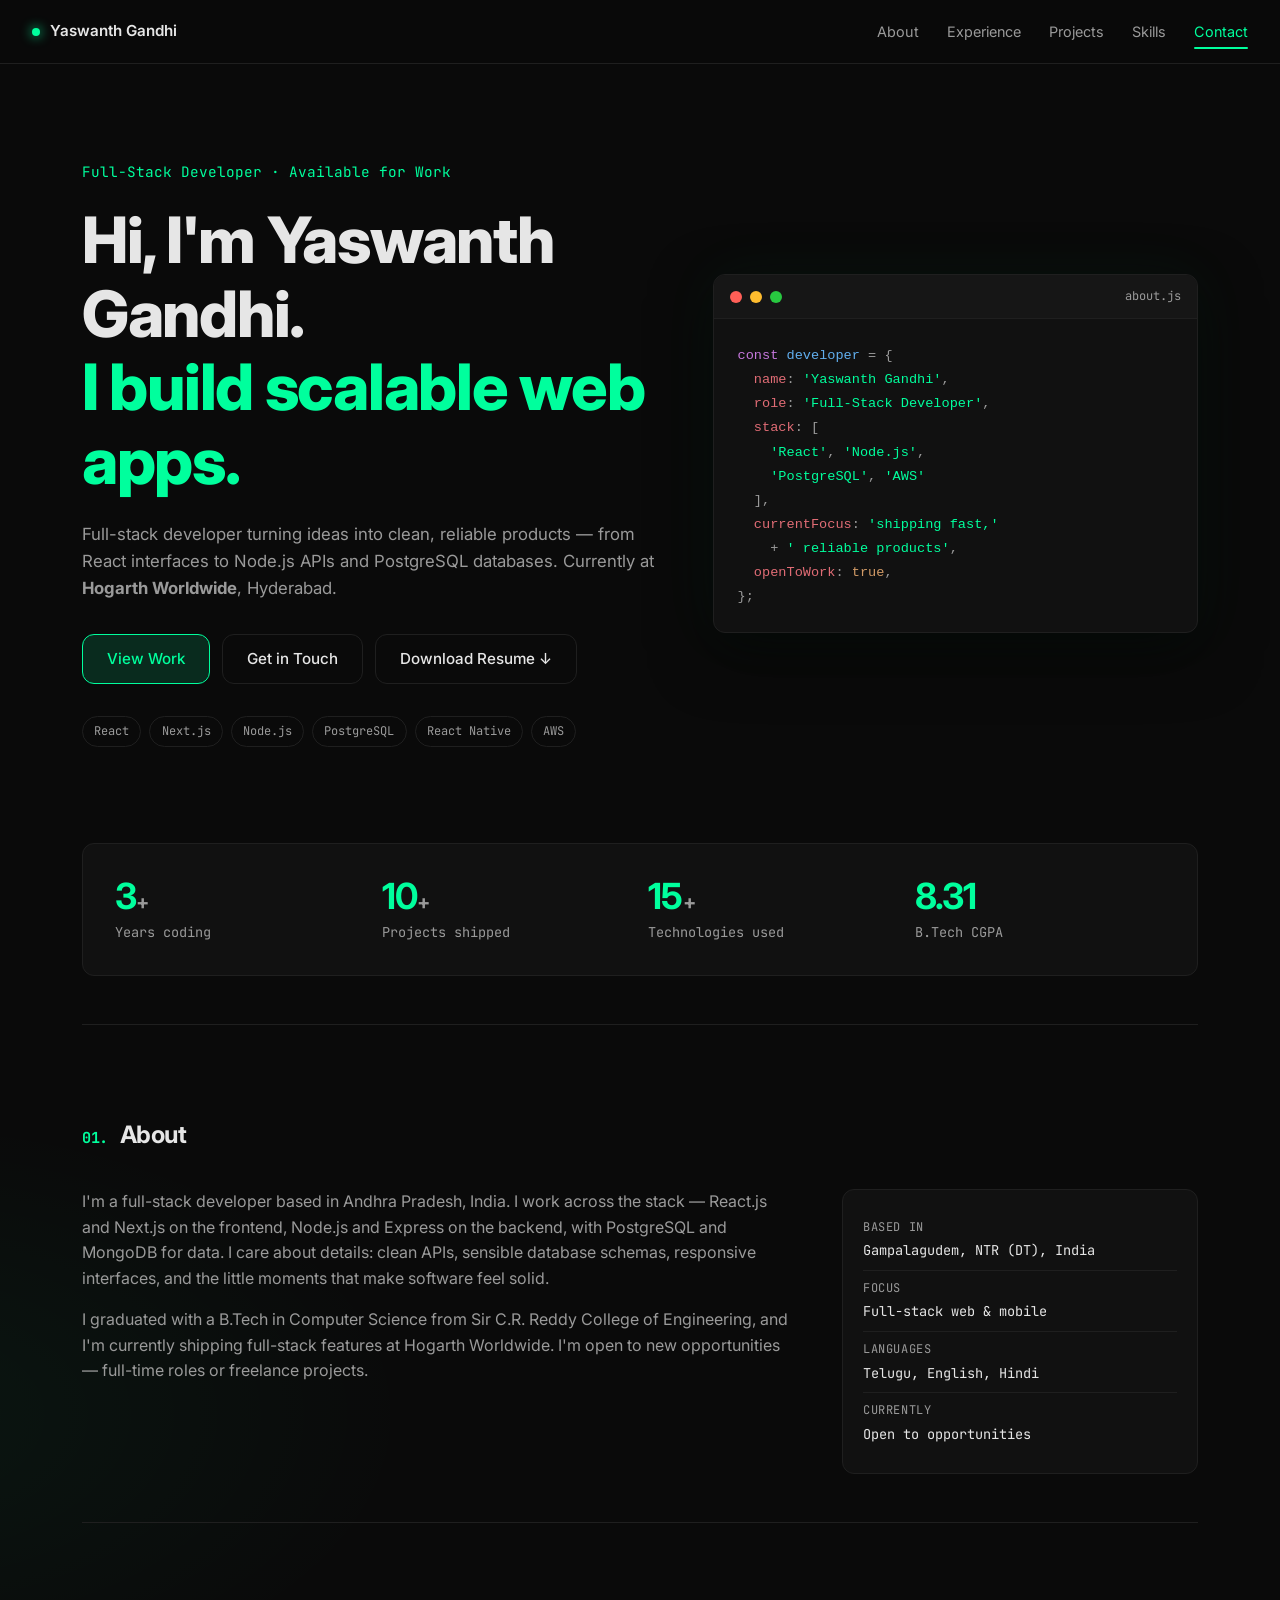
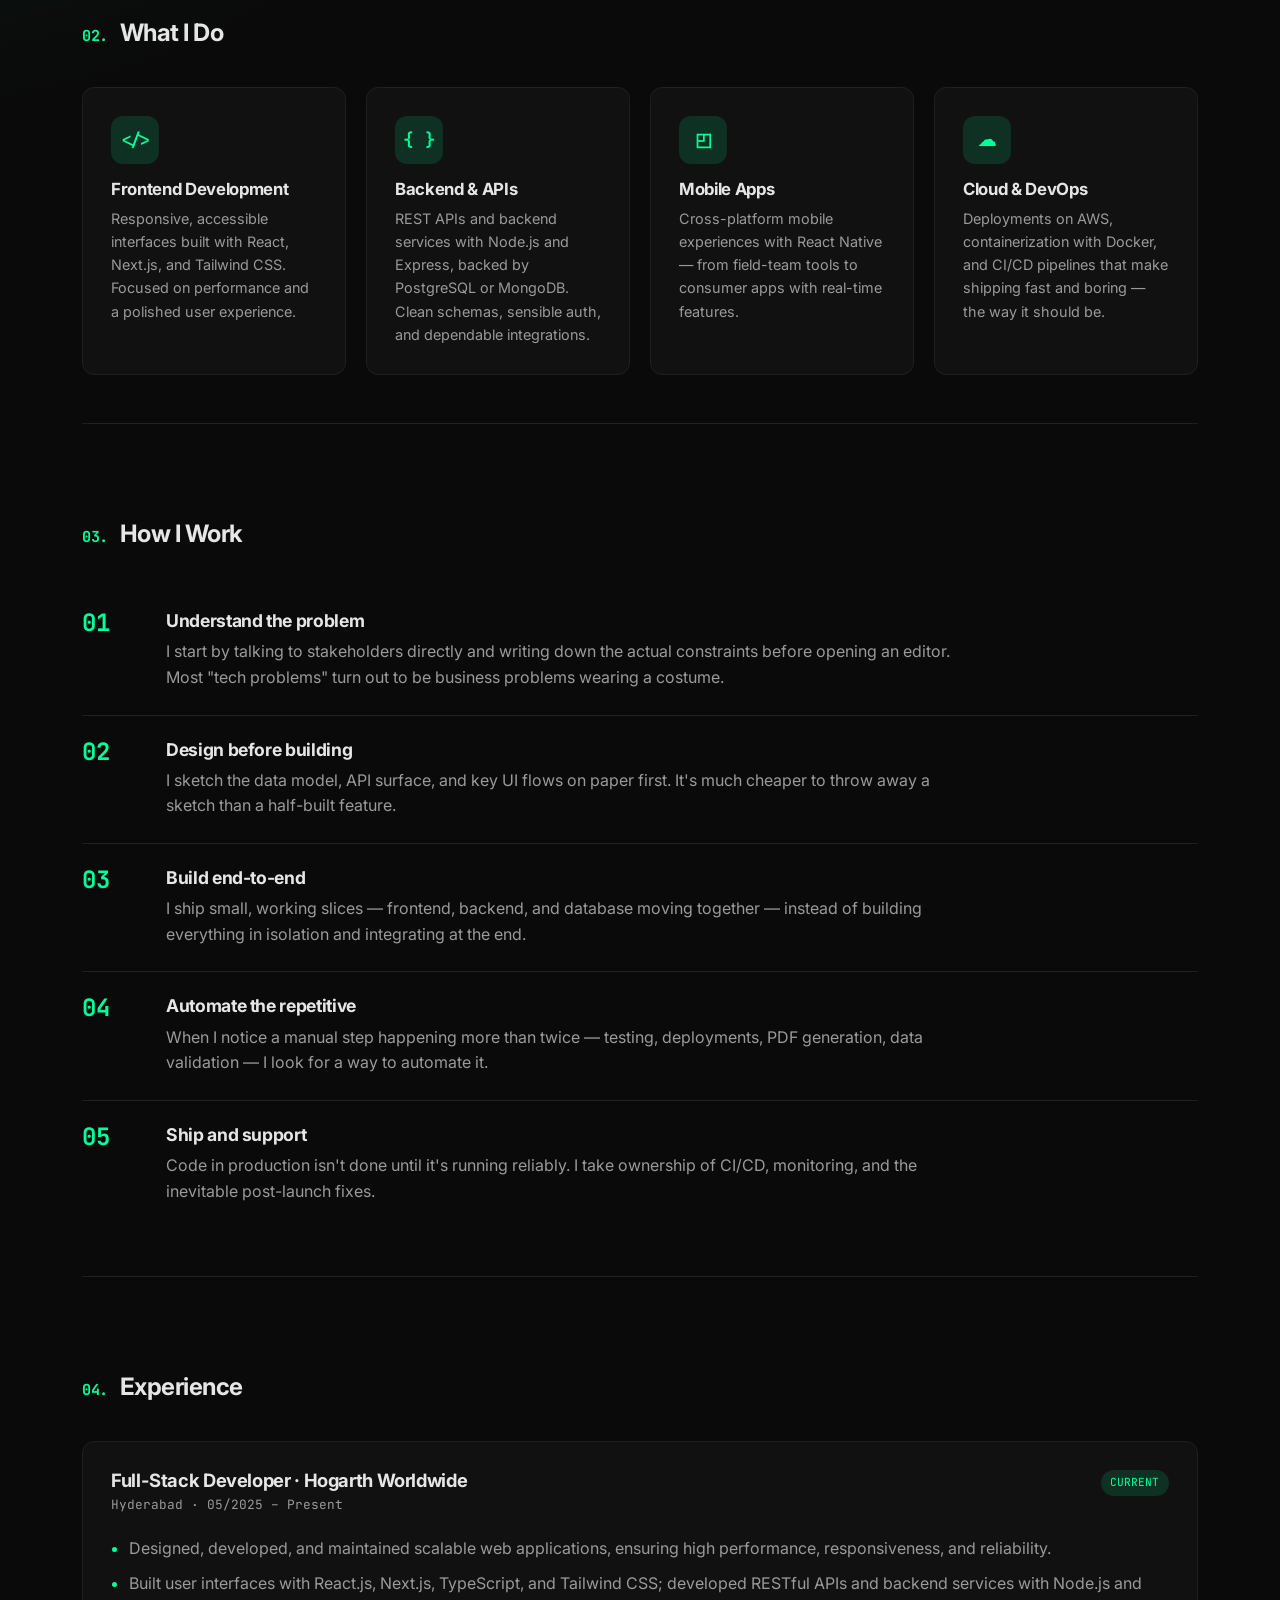
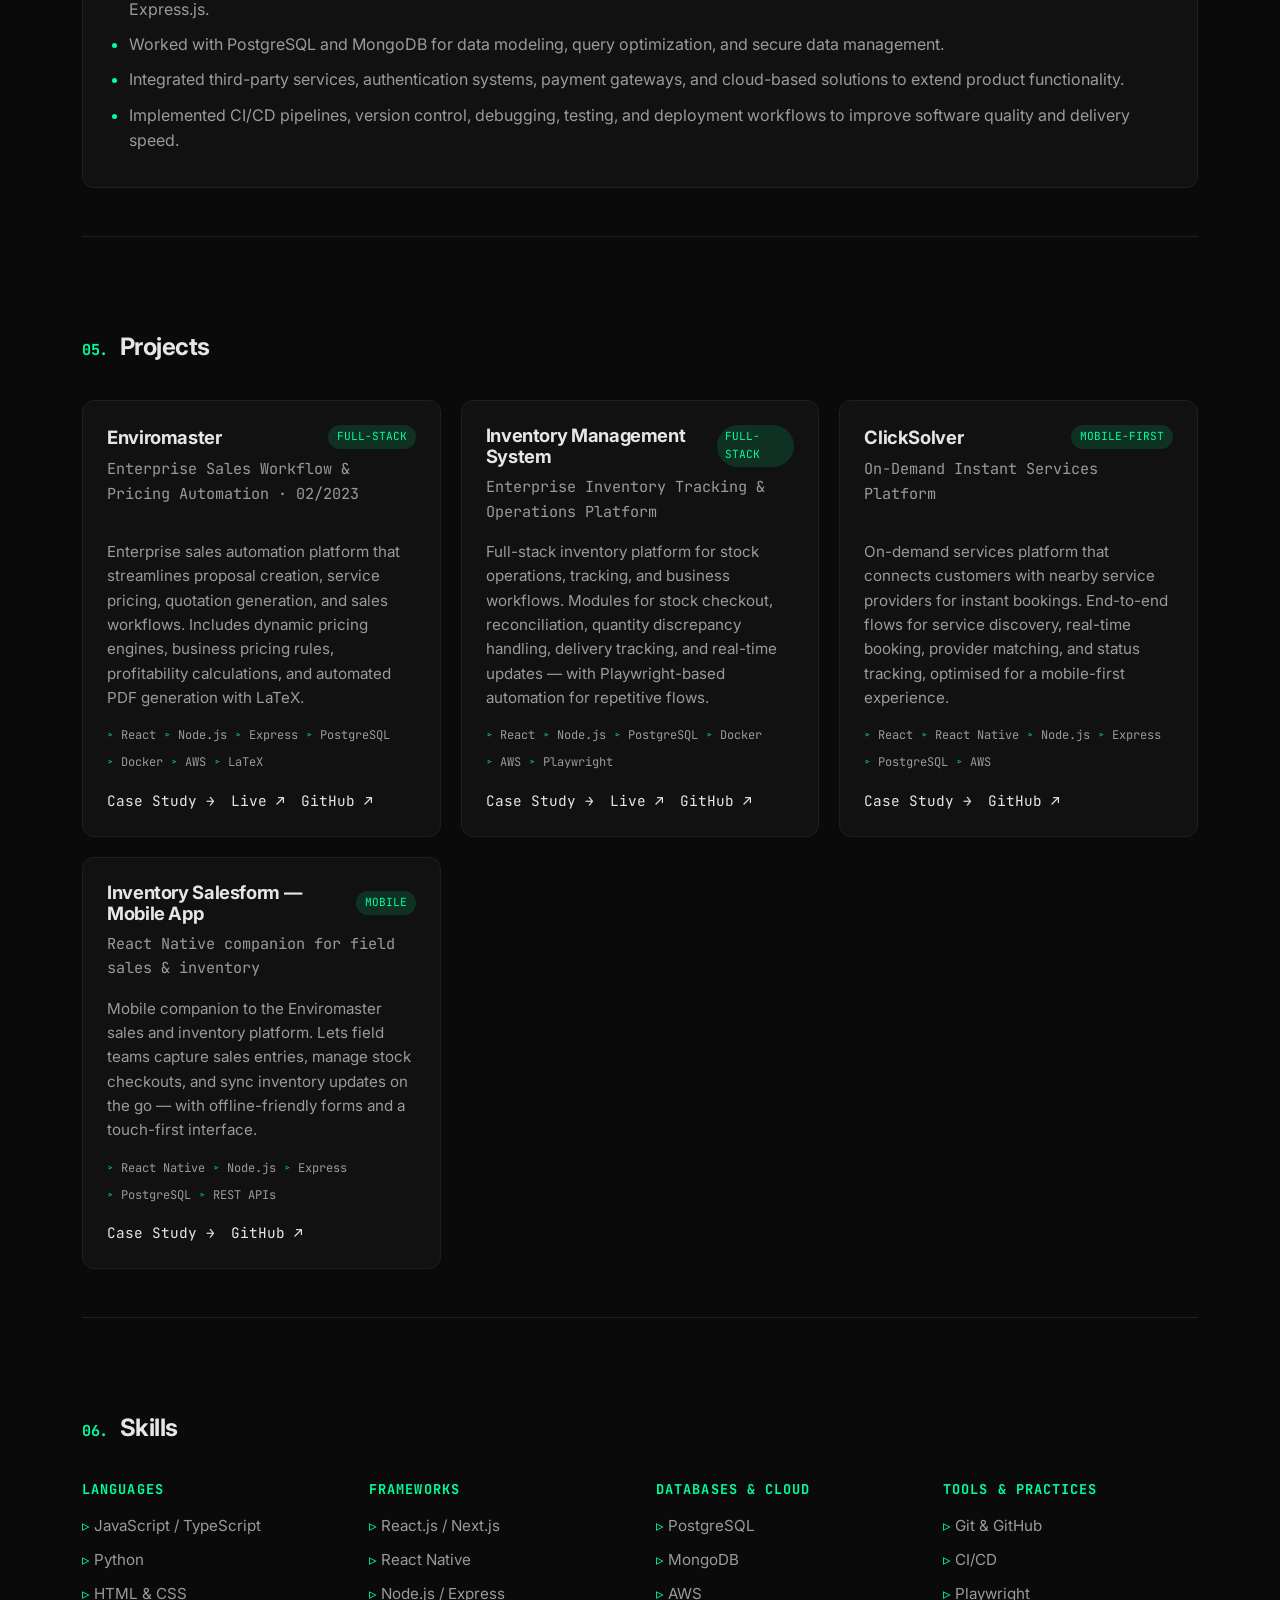
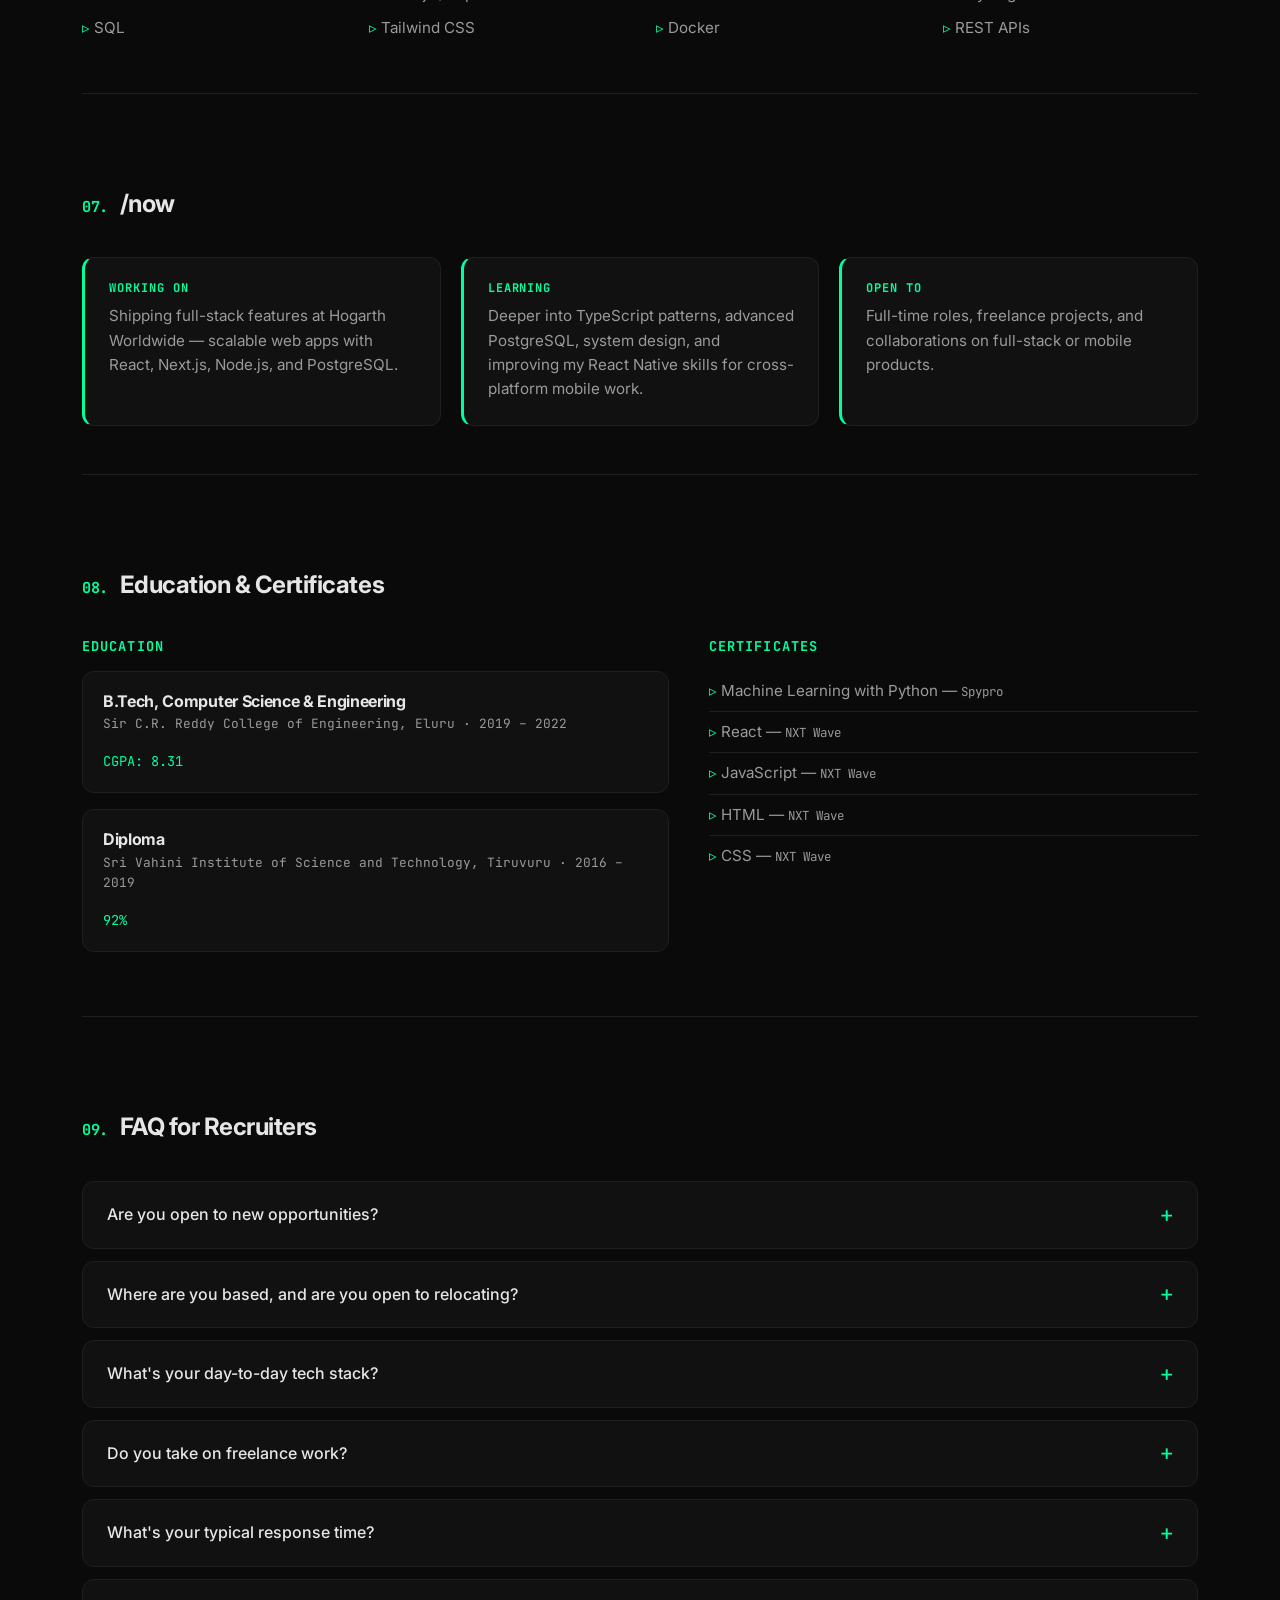
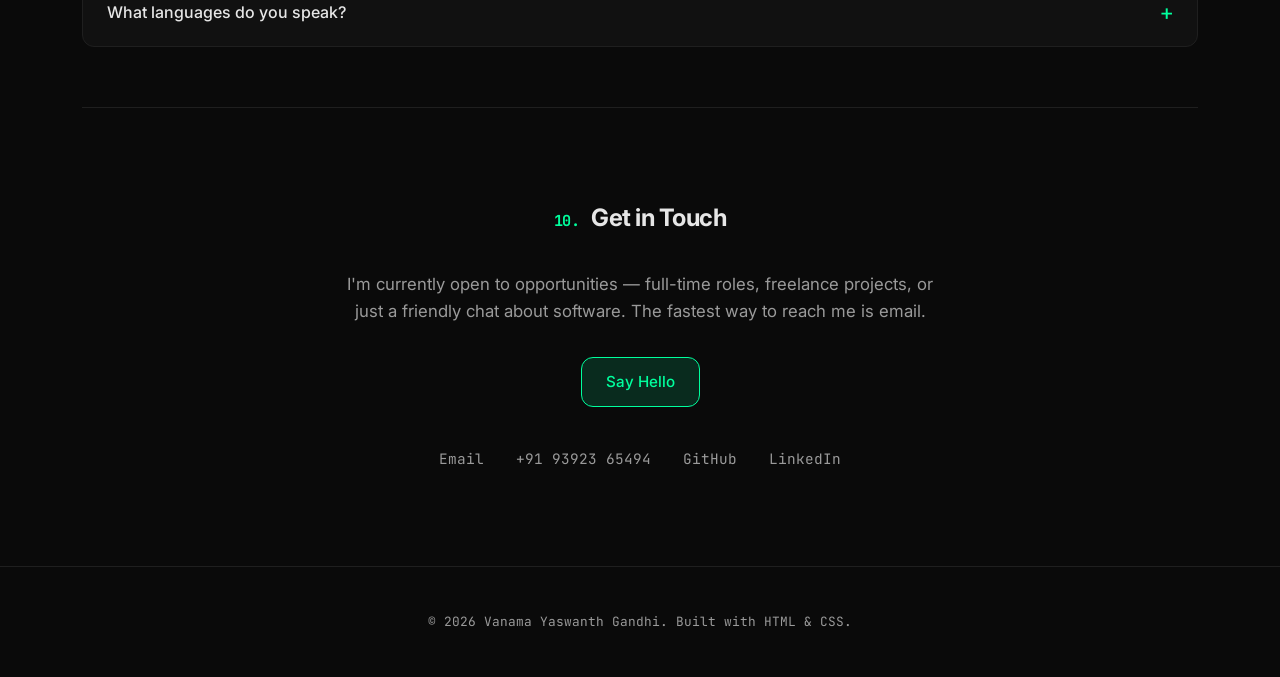
<file: index.html>
<!doctype html>
<html lang="en">
  <head>
    <meta charset="utf-8" />
    <meta name="viewport" content="width=device-width, initial-scale=1" />
    <title>Yaswanth Gandhi Vanama — Full-Stack Developer</title>
    <meta
      name="description"
      content="Portfolio of Vanama Yaswanth Gandhi — Full-Stack Developer working with React, Node.js, PostgreSQL, and AWS."
    />
    <link rel="preconnect" href="https://fonts.googleapis.com" />
    <link rel="preconnect" href="https://fonts.gstatic.com" crossorigin />
    <link
      href="https://fonts.googleapis.com/css2?family=Inter:wght@400;500;600;700;800&family=JetBrains+Mono:wght@400;500&display=swap"
      rel="stylesheet"
    />
    <link rel="stylesheet" href="styles.css" />
  </head>
  <body>
    <div class="progress" id="progress"></div>

    <header class="nav">
      <a href="#top" class="brand">
        <span class="dot"></span>
        Yaswanth Gandhi
      </a>
      <nav id="nav-links">
        <a href="#about">About</a>
        <a href="#experience">Experience</a>
        <a href="#projects">Projects</a>
        <a href="#skills">Skills</a>
        <a href="#contact">Contact</a>
      </nav>
    </header>

    <main id="top">
      <section class="hero">
        <div class="hero-text">
          <p class="eyebrow">Full-Stack Developer · Available for Work</p>
          <h1>
            Hi, I'm Yaswanth Gandhi. <br />
            <span class="accent">I build scalable web apps.</span>
          </h1>
          <p class="lede">
            Full-stack developer turning ideas into clean, reliable
            products — from React interfaces to Node.js APIs and
            PostgreSQL databases. Currently at
            <strong>Hogarth Worldwide</strong>, Hyderabad.
          </p>
          <div class="cta">
            <a class="btn btn-primary" href="#projects">View Work</a>
            <a class="btn" href="#contact">Get in Touch</a>
            <a class="btn" href="resume.pdf" download>Download Resume ↓</a>
          </div>
          <div class="tags">
            <span>React</span>
            <span>Next.js</span>
            <span>Node.js</span>
            <span>PostgreSQL</span>
            <span>React Native</span>
            <span>AWS</span>
          </div>
        </div>

        <aside class="hero-card" aria-hidden="true">
          <div class="hero-card-header">
            <span class="bubble red"></span>
            <span class="bubble yellow"></span>
            <span class="bubble green"></span>
            <span class="hero-card-title">about.js</span>
          </div>
          <pre><code><span class="c-key">const</span> <span class="c-var">developer</span> = {
  <span class="c-prop">name</span>: <span class="c-str">'Yaswanth Gandhi'</span>,
  <span class="c-prop">role</span>: <span class="c-str">'Full-Stack Developer'</span>,
  <span class="c-prop">stack</span>: [
    <span class="c-str">'React'</span>, <span class="c-str">'Node.js'</span>,
    <span class="c-str">'PostgreSQL'</span>, <span class="c-str">'AWS'</span>
  ],
  <span class="c-prop">currentFocus</span>: <span class="c-str">'shipping fast,'</span>
    + <span class="c-str">' reliable products'</span>,
  <span class="c-prop">openToWork</span>: <span class="c-bool">true</span>,
};</code></pre>
        </aside>
      </section>

      <section class="stats reveal">
        <div>
          <h3>3<span>+</span></h3>
          <p>Years coding</p>
        </div>
        <div>
          <h3>10<span>+</span></h3>
          <p>Projects shipped</p>
        </div>
        <div>
          <h3>15<span>+</span></h3>
          <p>Technologies used</p>
        </div>
        <div>
          <h3>8.31</h3>
          <p>B.Tech CGPA</p>
        </div>
      </section>

      <section id="about" class="section reveal">
        <h2><span class="num">01.</span> About</h2>
        <div class="about-grid">
          <div>
            <p>
              I'm a full-stack developer based in Andhra Pradesh, India.
              I work across the stack — React.js and Next.js on the
              frontend, Node.js and Express on the backend, with
              PostgreSQL and MongoDB for data. I care about details:
              clean APIs, sensible database schemas, responsive
              interfaces, and the little moments that make software feel
              solid.
            </p>
            <p>
              I graduated with a B.Tech in Computer Science from Sir C.R.
              Reddy College of Engineering, and I'm currently shipping
              full-stack features at Hogarth Worldwide. I'm open to new
              opportunities — full-time roles or freelance projects.
            </p>
          </div>
          <ul class="facts">
            <li><span>Based in</span> Gampalagudem, NTR (DT), India</li>
            <li><span>Focus</span> Full-stack web &amp; mobile</li>
            <li><span>Languages</span> Telugu, English, Hindi</li>
            <li><span>Currently</span> Open to opportunities</li>
          </ul>
        </div>
      </section>

      <section id="services" class="section reveal">
        <h2><span class="num">02.</span> What I Do</h2>
        <div class="services">
          <article class="svc">
            <div class="svc-icon">&#60;/&#62;</div>
            <h3>Frontend Development</h3>
            <p>
              Responsive, accessible interfaces built with React, Next.js,
              and Tailwind CSS. Focused on performance and a polished
              user experience.
            </p>
          </article>
          <article class="svc">
            <div class="svc-icon">{ }</div>
            <h3>Backend &amp; APIs</h3>
            <p>
              REST APIs and backend services with Node.js and Express,
              backed by PostgreSQL or MongoDB. Clean schemas, sensible
              auth, and dependable integrations.
            </p>
          </article>
          <article class="svc">
            <div class="svc-icon">&#9712;</div>
            <h3>Mobile Apps</h3>
            <p>
              Cross-platform mobile experiences with React Native — from
              field-team tools to consumer apps with real-time features.
            </p>
          </article>
          <article class="svc">
            <div class="svc-icon">&#9729;</div>
            <h3>Cloud &amp; DevOps</h3>
            <p>
              Deployments on AWS, containerization with Docker, and
              CI/CD pipelines that make shipping fast and boring — the
              way it should be.
            </p>
          </article>
        </div>
      </section>

      <section id="process" class="section reveal">
        <h2><span class="num">03.</span> How I Work</h2>
        <ol class="process">
          <li>
            <span class="step-num">01</span>
            <div>
              <h3>Understand the problem</h3>
              <p>
                I start by talking to stakeholders directly and writing
                down the actual constraints before opening an editor.
                Most "tech problems" turn out to be business problems
                wearing a costume.
              </p>
            </div>
          </li>
          <li>
            <span class="step-num">02</span>
            <div>
              <h3>Design before building</h3>
              <p>
                I sketch the data model, API surface, and key UI flows
                on paper first. It's much cheaper to throw away a
                sketch than a half-built feature.
              </p>
            </div>
          </li>
          <li>
            <span class="step-num">03</span>
            <div>
              <h3>Build end-to-end</h3>
              <p>
                I ship small, working slices — frontend, backend, and
                database moving together — instead of building
                everything in isolation and integrating at the end.
              </p>
            </div>
          </li>
          <li>
            <span class="step-num">04</span>
            <div>
              <h3>Automate the repetitive</h3>
              <p>
                When I notice a manual step happening more than twice —
                testing, deployments, PDF generation, data validation —
                I look for a way to automate it.
              </p>
            </div>
          </li>
          <li>
            <span class="step-num">05</span>
            <div>
              <h3>Ship and support</h3>
              <p>
                Code in production isn't done until it's running
                reliably. I take ownership of CI/CD, monitoring, and
                the inevitable post-launch fixes.
              </p>
            </div>
          </li>
        </ol>
      </section>

      <section id="experience" class="section reveal">
        <h2><span class="num">04.</span> Experience</h2>
        <article class="exp">
          <header>
            <div>
              <h3>Full-Stack Developer · Hogarth Worldwide</h3>
              <p class="meta">Hyderabad · 05/2025 – Present</p>
            </div>
            <span class="badge">Current</span>
          </header>
          <ul>
            <li>
              Designed, developed, and maintained scalable web
              applications, ensuring high performance, responsiveness,
              and reliability.
            </li>
            <li>
              Built user interfaces with React.js, Next.js, TypeScript,
              and Tailwind CSS; developed RESTful APIs and backend
              services with Node.js and Express.js.
            </li>
            <li>
              Worked with PostgreSQL and MongoDB for data modeling,
              query optimization, and secure data management.
            </li>
            <li>
              Integrated third-party services, authentication systems,
              payment gateways, and cloud-based solutions to extend
              product functionality.
            </li>
            <li>
              Implemented CI/CD pipelines, version control, debugging,
              testing, and deployment workflows to improve software
              quality and delivery speed.
            </li>
          </ul>
        </article>
      </section>

      <section id="projects" class="section reveal">
        <h2><span class="num">05.</span> Projects</h2>
        <div class="projects">
          <article class="card">
            <header>
              <h3><a class="card-link" href="projects/enviromaster.html">Enviromaster</a></h3>
              <span class="tag">Full-Stack</span>
            </header>
            <p class="card-sub">
              Enterprise Sales Workflow &amp; Pricing Automation · 02/2023
            </p>
            <p>
              Enterprise sales automation platform that streamlines
              proposal creation, service pricing, quotation generation,
              and sales workflows. Includes dynamic pricing engines,
              business pricing rules, profitability calculations, and
              automated PDF generation with LaTeX.
            </p>
            <ul class="stack">
              <li>React</li>
              <li>Node.js</li>
              <li>Express</li>
              <li>PostgreSQL</li>
              <li>Docker</li>
              <li>AWS</li>
              <li>LaTeX</li>
            </ul>
            <div class="links">
              <a href="projects/enviromaster.html">Case Study →</a>
              <a href="https://salesform.enviromasternva.com/" target="_blank" rel="noopener">Live ↗</a>
              <a href="https://github.com/YaswanthVanama123/" target="_blank" rel="noopener">GitHub ↗</a>
            </div>
          </article>

          <article class="card">
            <header>
              <h3><a class="card-link" href="projects/inventory.html">Inventory Management System</a></h3>
              <span class="tag">Full-Stack</span>
            </header>
            <p class="card-sub">
              Enterprise Inventory Tracking &amp; Operations Platform
            </p>
            <p>
              Full-stack inventory platform for stock operations,
              tracking, and business workflows. Modules for stock
              checkout, reconciliation, quantity discrepancy handling,
              delivery tracking, and real-time updates — with
              Playwright-based automation for repetitive flows.
            </p>
            <ul class="stack">
              <li>React</li>
              <li>Node.js</li>
              <li>PostgreSQL</li>
              <li>Docker</li>
              <li>AWS</li>
              <li>Playwright</li>
            </ul>
            <div class="links">
              <a href="projects/inventory.html">Case Study →</a>
              <a href="https://inventory.enviromasternva.com/" target="_blank" rel="noopener">Live ↗</a>
              <a href="https://github.com/YaswanthVanama123/" target="_blank" rel="noopener">GitHub ↗</a>
            </div>
          </article>

          <article class="card">
            <header>
              <h3><a class="card-link" href="projects/clicksolver.html">ClickSolver</a></h3>
              <span class="tag">Mobile-First</span>
            </header>
            <p class="card-sub">
              On-Demand Instant Services Platform
            </p>
            <p>
              On-demand services platform that connects customers with
              nearby service providers for instant bookings. End-to-end
              flows for service discovery, real-time booking, provider
              matching, and status tracking, optimised for a mobile-first
              experience.
            </p>
            <ul class="stack">
              <li>React</li>
              <li>React Native</li>
              <li>Node.js</li>
              <li>Express</li>
              <li>PostgreSQL</li>
              <li>AWS</li>
            </ul>
            <div class="links">
              <a href="projects/clicksolver.html">Case Study →</a>
              <a href="https://github.com/YaswanthVanama123/" target="_blank" rel="noopener">GitHub ↗</a>
            </div>
          </article>

          <article class="card">
            <header>
              <h3><a class="card-link" href="projects/salesform-mobile.html">Inventory Salesform — Mobile App</a></h3>
              <span class="tag">Mobile</span>
            </header>
            <p class="card-sub">
              React Native companion for field sales &amp; inventory
            </p>
            <p>
              Mobile companion to the Enviromaster sales and inventory
              platform. Lets field teams capture sales entries, manage
              stock checkouts, and sync inventory updates on the go —
              with offline-friendly forms and a touch-first interface.
            </p>
            <ul class="stack">
              <li>React Native</li>
              <li>Node.js</li>
              <li>Express</li>
              <li>PostgreSQL</li>
              <li>REST APIs</li>
            </ul>
            <div class="links">
              <a href="projects/salesform-mobile.html">Case Study →</a>
              <a href="https://github.com/YaswanthVanama123/" target="_blank" rel="noopener">GitHub ↗</a>
            </div>
          </article>
        </div>
      </section>

      <section id="skills" class="section reveal">
        <h2><span class="num">06.</span> Skills</h2>
        <div class="skills">
          <div>
            <h4>Languages</h4>
            <ul>
              <li>JavaScript / TypeScript</li>
              <li>Python</li>
              <li>HTML &amp; CSS</li>
              <li>SQL</li>
            </ul>
          </div>
          <div>
            <h4>Frameworks</h4>
            <ul>
              <li>React.js / Next.js</li>
              <li>React Native</li>
              <li>Node.js / Express</li>
              <li>Tailwind CSS</li>
            </ul>
          </div>
          <div>
            <h4>Databases &amp; Cloud</h4>
            <ul>
              <li>PostgreSQL</li>
              <li>MongoDB</li>
              <li>AWS</li>
              <li>Docker</li>
            </ul>
          </div>
          <div>
            <h4>Tools &amp; Practices</h4>
            <ul>
              <li>Git &amp; GitHub</li>
              <li>CI/CD</li>
              <li>Playwright</li>
              <li>REST APIs</li>
            </ul>
          </div>
        </div>
      </section>

      <section id="now" class="section reveal">
        <h2><span class="num">07.</span> /now</h2>
        <div class="now">
          <div class="now-card">
            <h4>Working on</h4>
            <p>
              Shipping full-stack features at Hogarth Worldwide — scalable
              web apps with React, Next.js, Node.js, and PostgreSQL.
            </p>
          </div>
          <div class="now-card">
            <h4>Learning</h4>
            <p>
              Deeper into TypeScript patterns, advanced PostgreSQL,
              system design, and improving my React Native skills for
              cross-platform mobile work.
            </p>
          </div>
          <div class="now-card">
            <h4>Open to</h4>
            <p>
              Full-time roles, freelance projects, and
              collaborations on full-stack or mobile products.
            </p>
          </div>
        </div>
      </section>

      <section id="education" class="section reveal">
        <h2><span class="num">08.</span> Education &amp; Certificates</h2>
        <div class="edu-grid">
          <div>
            <h4>Education</h4>
            <article class="edu">
              <h3>B.Tech, Computer Science &amp; Engineering</h3>
              <p class="meta">
                Sir C.R. Reddy College of Engineering, Eluru · 2019 – 2022
              </p>
              <p class="grade">CGPA: 8.31</p>
            </article>
            <article class="edu">
              <h3>Diploma</h3>
              <p class="meta">
                Sri Vahini Institute of Science and Technology, Tiruvuru
                · 2016 – 2019
              </p>
              <p class="grade">92%</p>
            </article>
          </div>
          <div>
            <h4>Certificates</h4>
            <ul class="certs">
              <li>Machine Learning with Python — <span>Spypro</span></li>
              <li>React — <span>NXT Wave</span></li>
              <li>JavaScript — <span>NXT Wave</span></li>
              <li>HTML — <span>NXT Wave</span></li>
              <li>CSS — <span>NXT Wave</span></li>
            </ul>
          </div>
        </div>
      </section>

      <section id="faq" class="section reveal">
        <h2><span class="num">09.</span> FAQ for Recruiters</h2>
        <div class="faq">
          <details>
            <summary>Are you open to new opportunities?</summary>
            <p>
              Yes — I'm actively open to full-time roles and
              interesting freelance projects.
            </p>
          </details>
          <details>
            <summary>Where are you based, and are you open to relocating?</summary>
            <p>
              I'm based in Andhra Pradesh, India. I'm open to remote,
              hybrid, and on-site roles — including relocation for the
              right opportunity.
            </p>
          </details>
          <details>
            <summary>What's your day-to-day tech stack?</summary>
            <p>
              React.js, Next.js, TypeScript, Node.js, Express,
              PostgreSQL, MongoDB, AWS, and Docker. For mobile, I work
              with React Native.
            </p>
          </details>
          <details>
            <summary>Do you take on freelance work?</summary>
            <p>
              Yes — I'm available for freelance projects, especially
              full-stack web or React Native mobile work.
            </p>
          </details>
          <details>
            <summary>What's your typical response time?</summary>
            <p>
              I usually reply to email within 24 hours on weekdays.
            </p>
          </details>
          <details>
            <summary>What languages do you speak?</summary>
            <p>Telugu, English, and Hindi.</p>
          </details>
        </div>
      </section>

      <section id="contact" class="section contact reveal">
        <h2><span class="num">10.</span> Get in Touch</h2>
        <p class="lede">
          I'm currently open to opportunities — full-time roles,
          freelance projects, or just a friendly chat about software.
          The fastest way to reach me is email.
        </p>
        <a class="btn btn-primary" href="mailto:vanamayaswanth1@gmail.com"
          >Say Hello</a
        >
        <div class="socials">
          <a href="mailto:vanamayaswanth1@gmail.com">Email</a>
          <a href="tel:+919392365494">+91 93923 65494</a>
          <a
            href="https://github.com/YaswanthVanama123/"
            target="_blank"
            rel="noopener"
            >GitHub</a
          >
          <a
            href="https://www.linkedin.com/in/yaswanth-gandhi-vanama-25b083276/"
            target="_blank"
            rel="noopener"
            >LinkedIn</a
          >
        </div>
      </section>
    </main>

    <a href="#top" class="to-top" id="toTop" aria-label="Back to top">↑</a>

    <footer class="footer">
      <p>
        © <span id="year"></span> Vanama Yaswanth Gandhi. Built with HTML
        &amp; CSS.
      </p>
    </footer>

    <script>
      // Year
      document.getElementById("year").textContent = new Date().getFullYear();

      // Scroll progress bar
      const progress = document.getElementById("progress");
      const toTop = document.getElementById("toTop");
      window.addEventListener("scroll", () => {
        const h = document.documentElement;
        const scrolled = (h.scrollTop / (h.scrollHeight - h.clientHeight)) * 100;
        progress.style.width = scrolled + "%";
        toTop.classList.toggle("show", h.scrollTop > 600);
      });

      // Reveal on scroll
      const observer = new IntersectionObserver(
        (entries) => {
          entries.forEach((e) => {
            if (e.isIntersecting) {
              e.target.classList.add("in");
              observer.unobserve(e.target);
            }
          });
        },
        { threshold: 0.12 }
      );
      document.querySelectorAll(".reveal").forEach((el) => observer.observe(el));

      // Active nav link
      const links = document.querySelectorAll("#nav-links a");
      const sections = [...links].map((l) => document.querySelector(l.getAttribute("href")));
      const navObserver = new IntersectionObserver(
        (entries) => {
          entries.forEach((e) => {
            if (e.isIntersecting) {
              const id = "#" + e.target.id;
              links.forEach((l) =>
                l.classList.toggle("active", l.getAttribute("href") === id)
              );
            }
          });
        },
        { rootMargin: "-40% 0px -55% 0px" }
      );
      sections.forEach((s) => s && navObserver.observe(s));
    </script>
  </body>
</html>
</file>
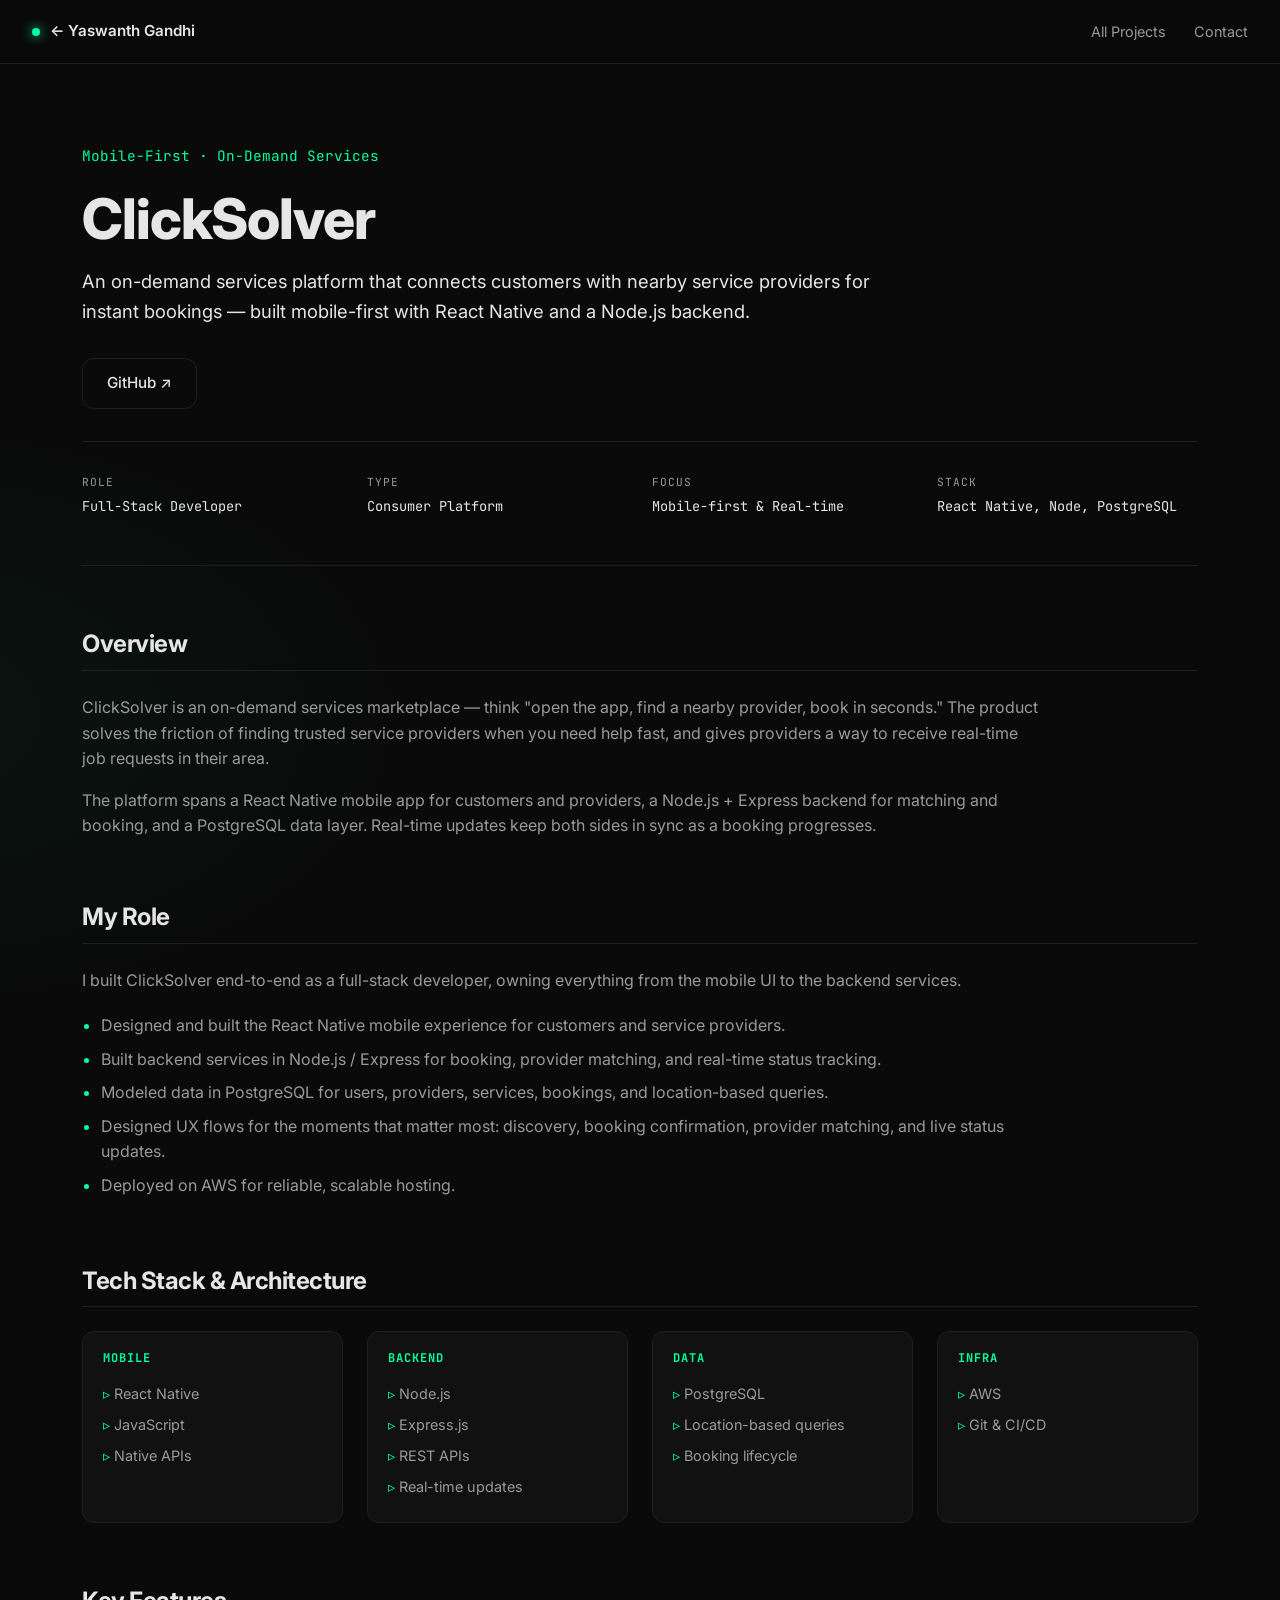
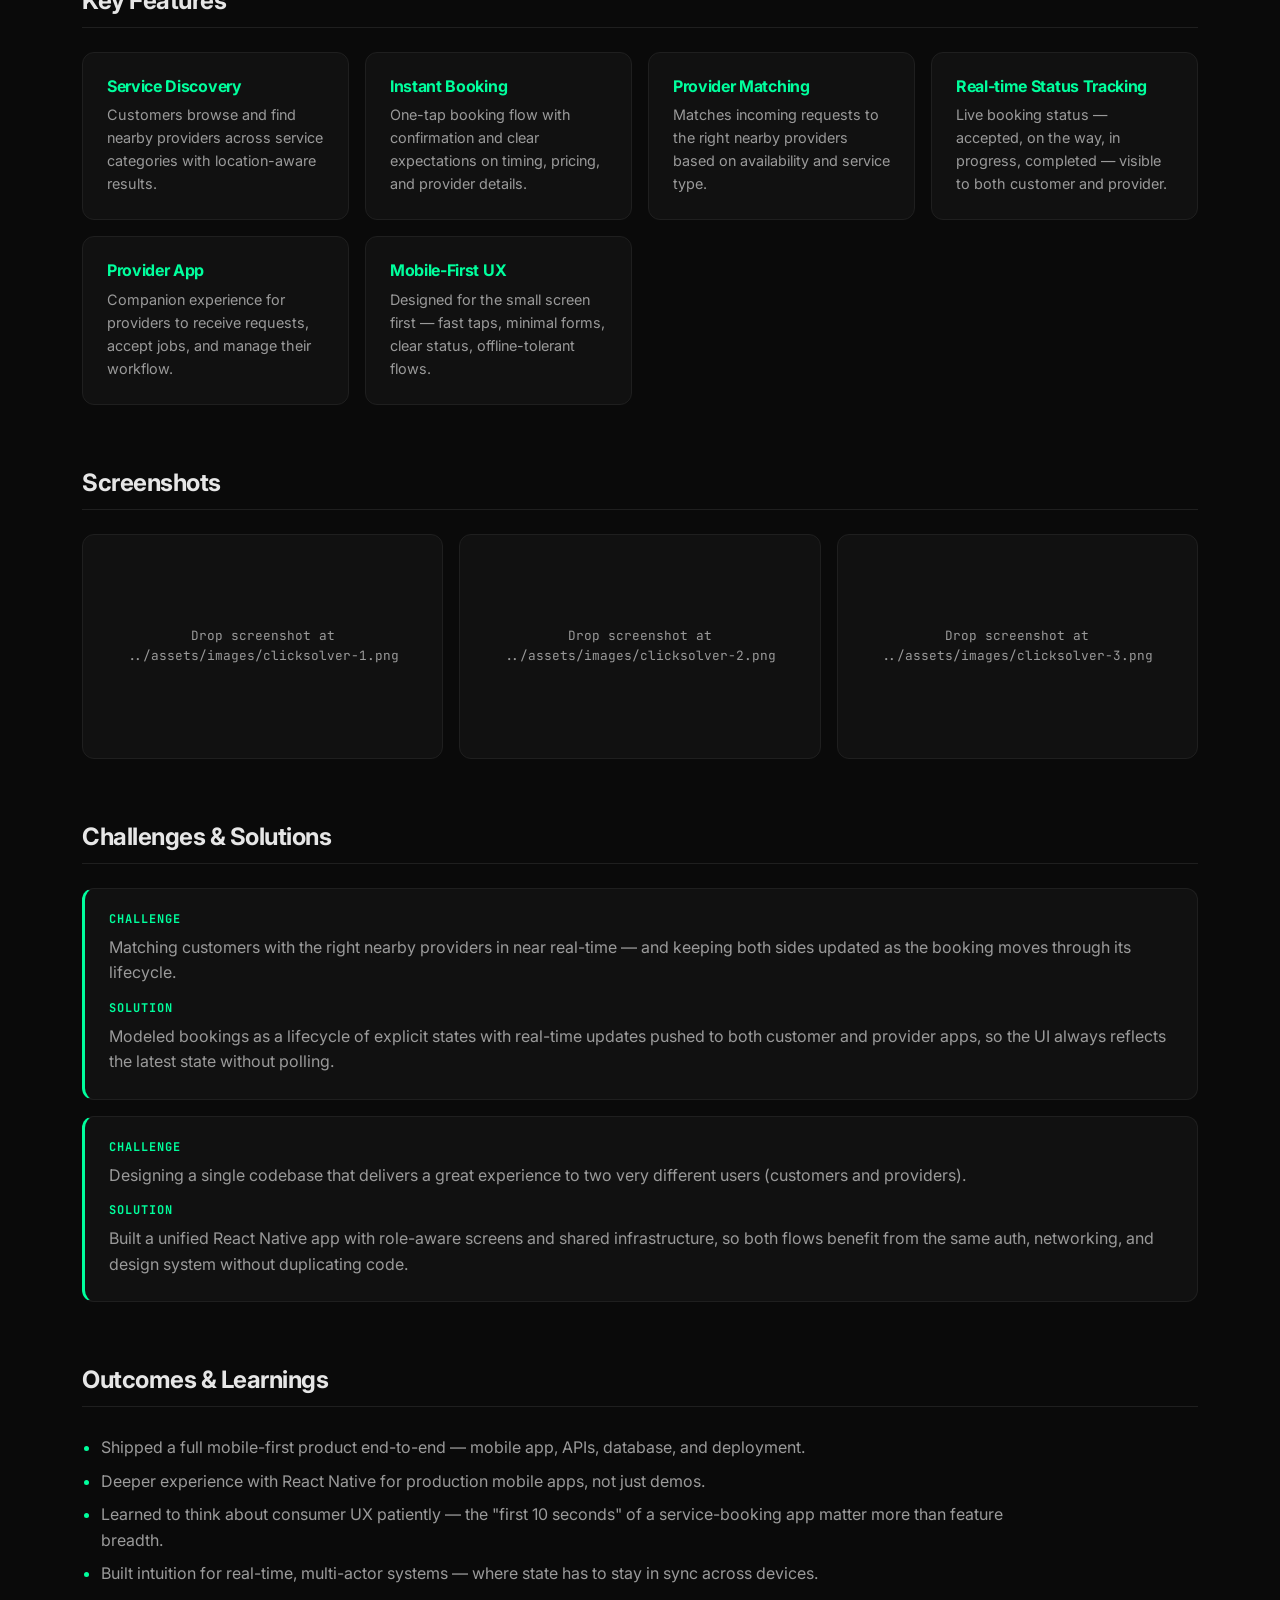
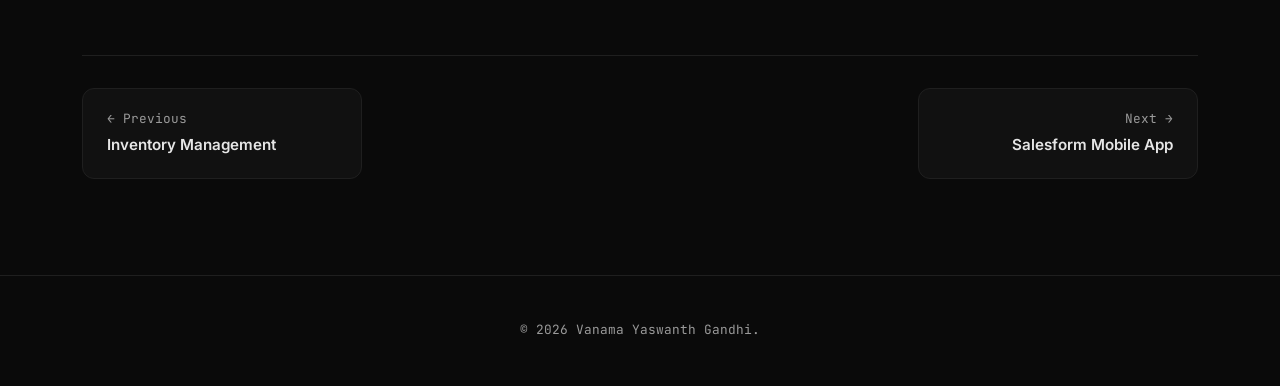
<file: projects/clicksolver.html>
<!doctype html>
<html lang="en">
  <head>
    <meta charset="utf-8" />
    <meta name="viewport" content="width=device-width, initial-scale=1" />
    <title>ClickSolver — Yaswanth Gandhi</title>
    <meta
      name="description"
      content="ClickSolver — On-demand instant services platform connecting customers with nearby providers. Built by Vanama Yaswanth Gandhi."
    />
    <link rel="preconnect" href="https://fonts.googleapis.com" />
    <link rel="preconnect" href="https://fonts.gstatic.com" crossorigin />
    <link
      href="https://fonts.googleapis.com/css2?family=Inter:wght@400;500;600;700;800&family=JetBrains+Mono:wght@400;500&display=swap"
      rel="stylesheet"
    />
    <link rel="stylesheet" href="../styles.css" />
  </head>
  <body>
    <div class="progress" id="progress"></div>

    <header class="nav">
      <a href="../index.html" class="brand">
        <span class="dot"></span>
        ← Yaswanth Gandhi
      </a>
      <nav>
        <a href="../index.html#projects">All Projects</a>
        <a href="../index.html#contact">Contact</a>
      </nav>
    </header>

    <main class="detail" id="top">
      <header class="detail-hero reveal">
        <p class="eyebrow">Mobile-First · On-Demand Services</p>
        <h1>ClickSolver</h1>
        <p class="lede">
          An on-demand services platform that connects customers with
          nearby service providers for instant bookings — built
          mobile-first with React Native and a Node.js backend.
        </p>
        <div class="cta">
          <a class="btn" href="https://github.com/YaswanthVanama123/" target="_blank" rel="noopener">GitHub ↗</a>
        </div>
        <div class="detail-meta">
          <div><span>Role</span>Full-Stack Developer</div>
          <div><span>Type</span>Consumer Platform</div>
          <div><span>Focus</span>Mobile-first &amp; Real-time</div>
          <div><span>Stack</span>React Native, Node, PostgreSQL</div>
        </div>
      </header>

      <section class="detail-section reveal">
        <h2>Overview</h2>
        <p>
          ClickSolver is an on-demand services marketplace — think
          "open the app, find a nearby provider, book in seconds."
          The product solves the friction of finding trusted service
          providers when you need help fast, and gives providers a
          way to receive real-time job requests in their area.
        </p>
        <p>
          The platform spans a React Native mobile app for customers
          and providers, a Node.js + Express backend for matching and
          booking, and a PostgreSQL data layer. Real-time updates
          keep both sides in sync as a booking progresses.
        </p>
      </section>

      <section class="detail-section reveal">
        <h2>My Role</h2>
        <p>
          I built ClickSolver end-to-end as a full-stack developer,
          owning everything from the mobile UI to the backend services.
        </p>
        <ul>
          <li>
            Designed and built the React Native mobile experience for
            customers and service providers.
          </li>
          <li>
            Built backend services in Node.js / Express for booking,
            provider matching, and real-time status tracking.
          </li>
          <li>
            Modeled data in PostgreSQL for users, providers,
            services, bookings, and location-based queries.
          </li>
          <li>
            Designed UX flows for the moments that matter most:
            discovery, booking confirmation, provider matching, and
            live status updates.
          </li>
          <li>
            Deployed on AWS for reliable, scalable hosting.
          </li>
        </ul>
      </section>

      <section class="detail-section reveal">
        <h2>Tech Stack &amp; Architecture</h2>
        <div class="tech-grid">
          <div>
            <h4>Mobile</h4>
            <ul>
              <li>React Native</li>
              <li>JavaScript</li>
              <li>Native APIs</li>
            </ul>
          </div>
          <div>
            <h4>Backend</h4>
            <ul>
              <li>Node.js</li>
              <li>Express.js</li>
              <li>REST APIs</li>
              <li>Real-time updates</li>
            </ul>
          </div>
          <div>
            <h4>Data</h4>
            <ul>
              <li>PostgreSQL</li>
              <li>Location-based queries</li>
              <li>Booking lifecycle</li>
            </ul>
          </div>
          <div>
            <h4>Infra</h4>
            <ul>
              <li>AWS</li>
              <li>Git &amp; CI/CD</li>
            </ul>
          </div>
        </div>
      </section>

      <section class="detail-section reveal">
        <h2>Key Features</h2>
        <div class="feature-grid">
          <article class="feature">
            <h3>Service Discovery</h3>
            <p>
              Customers browse and find nearby providers across
              service categories with location-aware results.
            </p>
          </article>
          <article class="feature">
            <h3>Instant Booking</h3>
            <p>
              One-tap booking flow with confirmation and clear
              expectations on timing, pricing, and provider details.
            </p>
          </article>
          <article class="feature">
            <h3>Provider Matching</h3>
            <p>
              Matches incoming requests to the right nearby providers
              based on availability and service type.
            </p>
          </article>
          <article class="feature">
            <h3>Real-time Status Tracking</h3>
            <p>
              Live booking status — accepted, on the way, in progress,
              completed — visible to both customer and provider.
            </p>
          </article>
          <article class="feature">
            <h3>Provider App</h3>
            <p>
              Companion experience for providers to receive requests,
              accept jobs, and manage their workflow.
            </p>
          </article>
          <article class="feature">
            <h3>Mobile-First UX</h3>
            <p>
              Designed for the small screen first — fast taps,
              minimal forms, clear status, offline-tolerant flows.
            </p>
          </article>
        </div>
      </section>

      <section class="detail-section reveal">
        <h2>Screenshots</h2>
        <div class="screenshots">
          <div class="screenshot">Drop screenshot at<br />../assets/images/clicksolver-1.png</div>
          <div class="screenshot">Drop screenshot at<br />../assets/images/clicksolver-2.png</div>
          <div class="screenshot">Drop screenshot at<br />../assets/images/clicksolver-3.png</div>
        </div>
      </section>

      <section class="detail-section reveal">
        <h2>Challenges &amp; Solutions</h2>
        <div class="challenge">
          <h4>Challenge</h4>
          <p>
            Matching customers with the right nearby providers in
            near real-time — and keeping both sides updated as the
            booking moves through its lifecycle.
          </p>
          <h4>Solution</h4>
          <p>
            Modeled bookings as a lifecycle of explicit states with
            real-time updates pushed to both customer and provider
            apps, so the UI always reflects the latest state without
            polling.
          </p>
        </div>
        <div class="challenge">
          <h4>Challenge</h4>
          <p>
            Designing a single codebase that delivers a great
            experience to two very different users (customers and
            providers).
          </p>
          <h4>Solution</h4>
          <p>
            Built a unified React Native app with role-aware screens
            and shared infrastructure, so both flows benefit from
            the same auth, networking, and design system without
            duplicating code.
          </p>
        </div>
      </section>

      <section class="detail-section reveal">
        <h2>Outcomes &amp; Learnings</h2>
        <ul>
          <li>
            Shipped a full mobile-first product end-to-end — mobile
            app, APIs, database, and deployment.
          </li>
          <li>
            Deeper experience with React Native for production mobile
            apps, not just demos.
          </li>
          <li>
            Learned to think about consumer UX patiently — the
            "first 10 seconds" of a service-booking app matter more
            than feature breadth.
          </li>
          <li>
            Built intuition for real-time, multi-actor systems —
            where state has to stay in sync across devices.
          </li>
        </ul>
      </section>

      <nav class="project-nav">
        <a href="./inventory.html">
          <span>← Previous</span>
          <strong>Inventory Management</strong>
        </a>
        <a href="./salesform-mobile.html" class="next">
          <span>Next →</span>
          <strong>Salesform Mobile App</strong>
        </a>
      </nav>
    </main>

    <a href="#top" class="to-top" id="toTop" aria-label="Back to top">↑</a>

    <footer class="footer">
      <p>© <span id="year"></span> Vanama Yaswanth Gandhi.</p>
    </footer>

    <script>
      document.getElementById("year").textContent = new Date().getFullYear();
      const progress = document.getElementById("progress");
      const toTop = document.getElementById("toTop");
      window.addEventListener("scroll", () => {
        const h = document.documentElement;
        progress.style.width = (h.scrollTop / (h.scrollHeight - h.clientHeight)) * 100 + "%";
        toTop.classList.toggle("show", h.scrollTop > 600);
      });
      const obs = new IntersectionObserver((es) => {
        es.forEach((e) => {
          if (e.isIntersecting) {
            e.target.classList.add("in");
            obs.unobserve(e.target);
          }
        });
      }, { threshold: 0.1 });
      document.querySelectorAll(".reveal").forEach((el) => obs.observe(el));
    </script>
  </body>
</html>
</file>
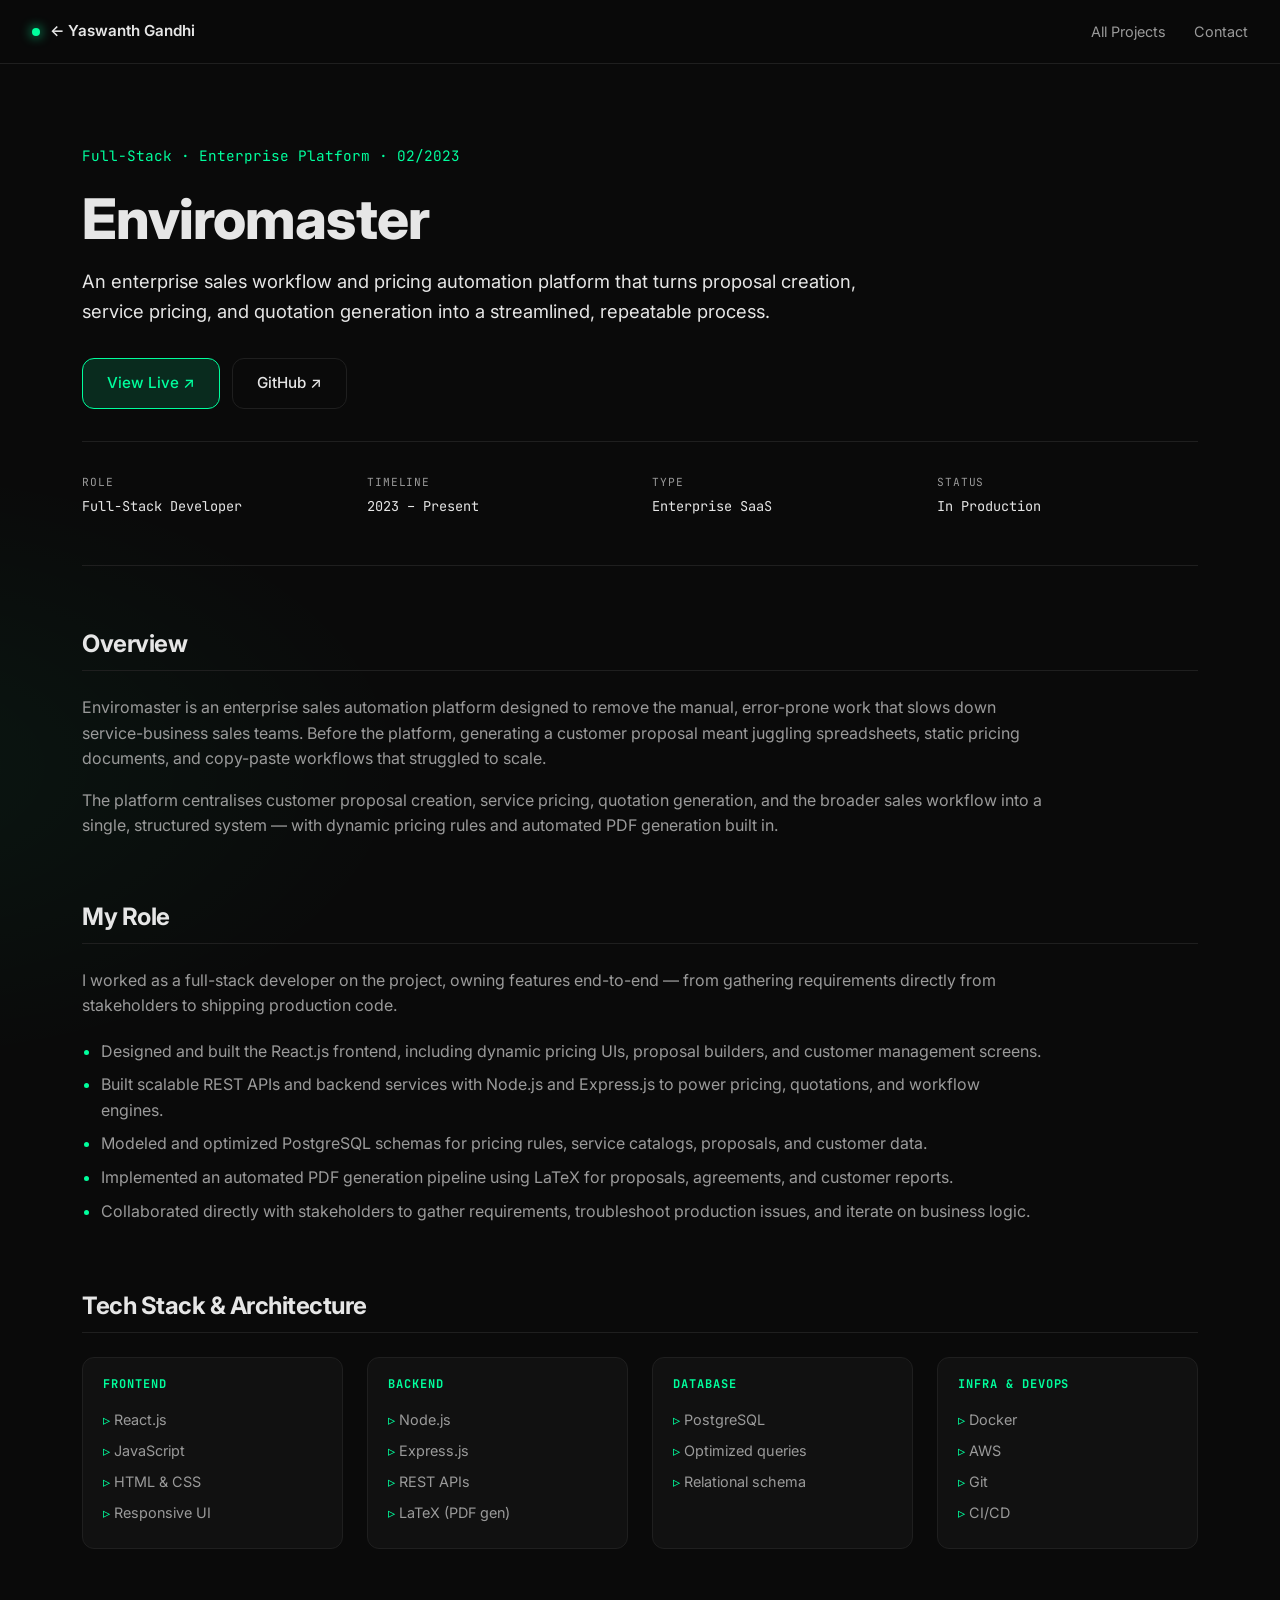
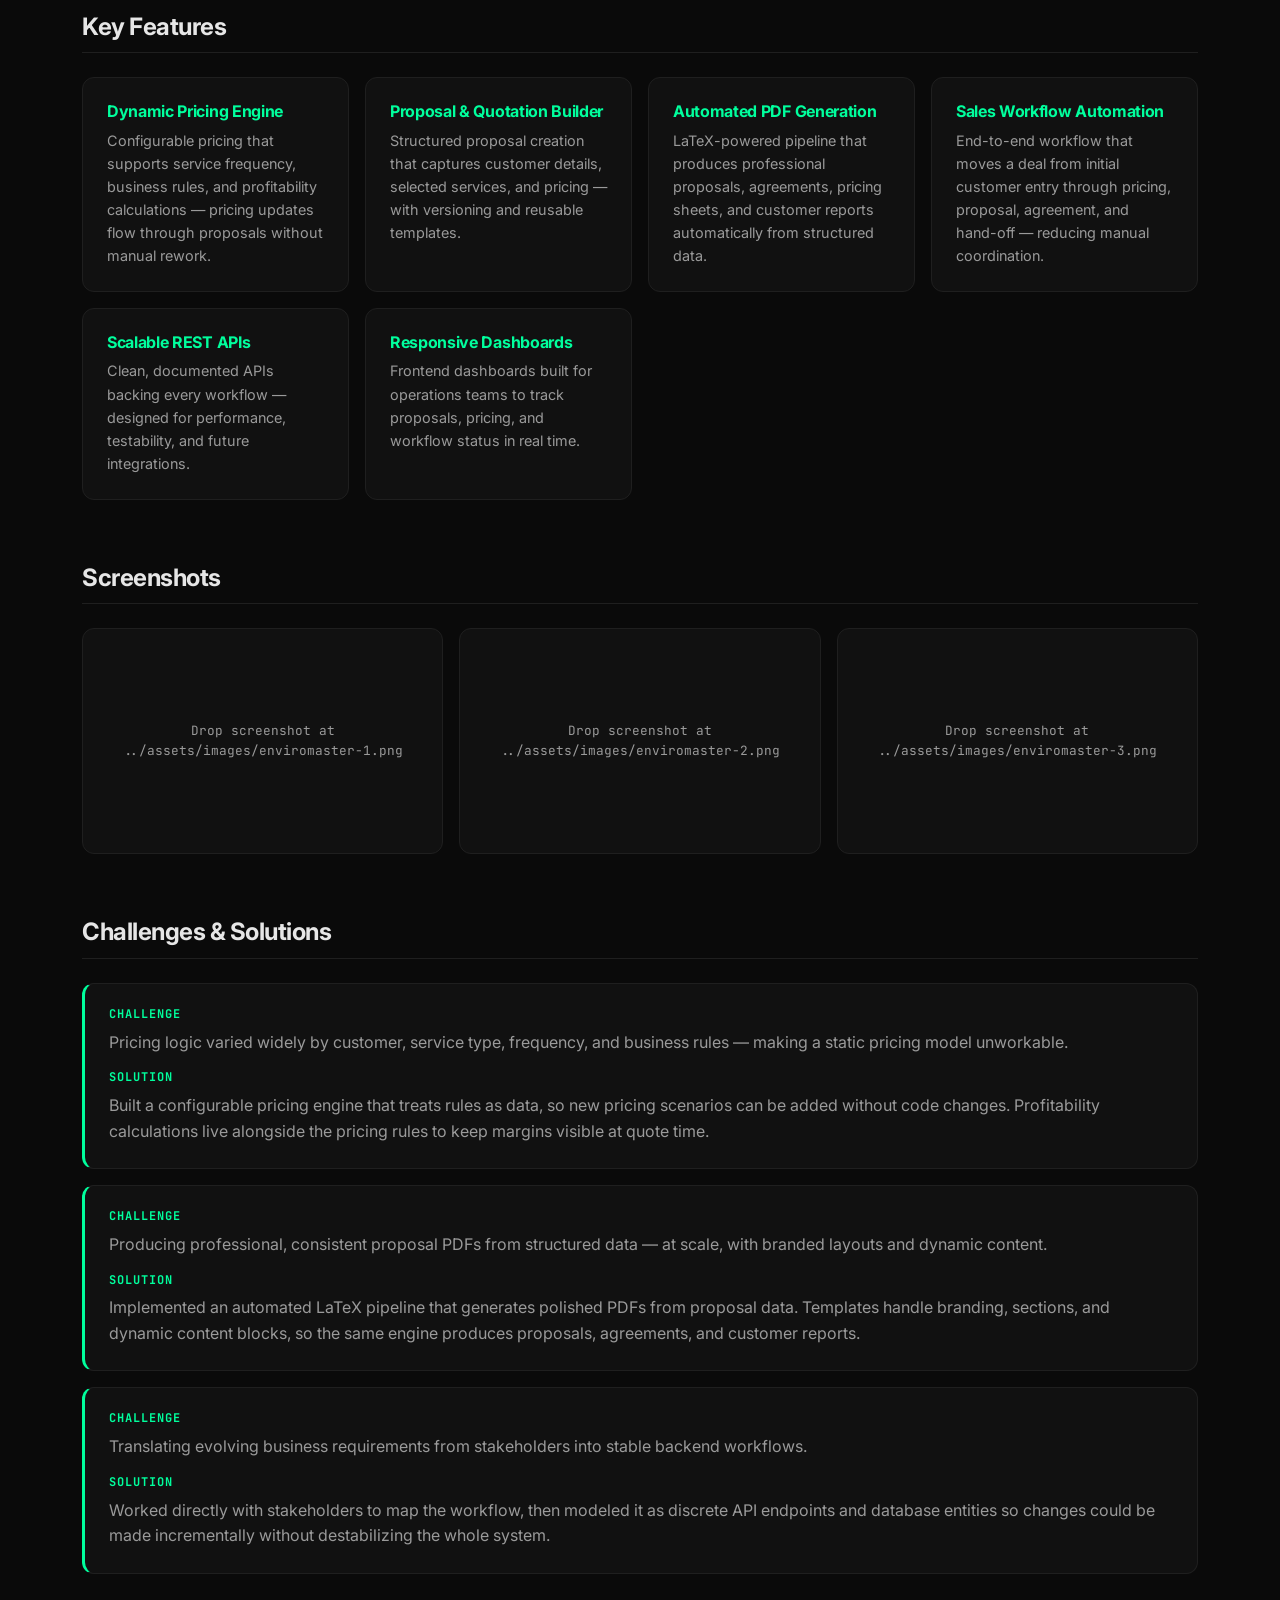
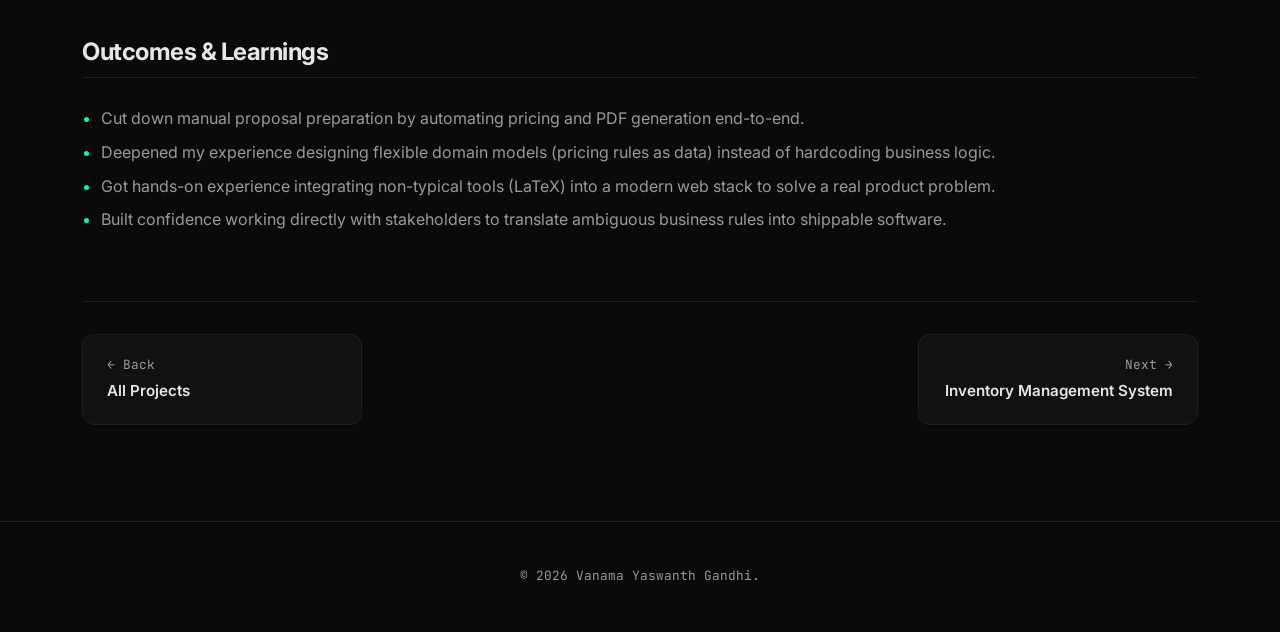
<file: projects/enviromaster.html>
<!doctype html>
<html lang="en">
  <head>
    <meta charset="utf-8" />
    <meta name="viewport" content="width=device-width, initial-scale=1" />
    <title>Enviromaster — Yaswanth Gandhi</title>
    <meta
      name="description"
      content="Enviromaster — Enterprise sales workflow and pricing automation platform, built by Vanama Yaswanth Gandhi."
    />
    <link rel="preconnect" href="https://fonts.googleapis.com" />
    <link rel="preconnect" href="https://fonts.gstatic.com" crossorigin />
    <link
      href="https://fonts.googleapis.com/css2?family=Inter:wght@400;500;600;700;800&family=JetBrains+Mono:wght@400;500&display=swap"
      rel="stylesheet"
    />
    <link rel="stylesheet" href="../styles.css" />
  </head>
  <body>
    <div class="progress" id="progress"></div>

    <header class="nav">
      <a href="../index.html" class="brand">
        <span class="dot"></span>
        ← Yaswanth Gandhi
      </a>
      <nav>
        <a href="../index.html#projects">All Projects</a>
        <a href="../index.html#contact">Contact</a>
      </nav>
    </header>

    <main class="detail" id="top">
      <header class="detail-hero reveal">
        <p class="eyebrow">Full-Stack · Enterprise Platform · 02/2023</p>
        <h1>Enviromaster</h1>
        <p class="lede">
          An enterprise sales workflow and pricing automation platform
          that turns proposal creation, service pricing, and quotation
          generation into a streamlined, repeatable process.
        </p>
        <div class="cta">
          <a class="btn btn-primary" href="https://salesform.enviromasternva.com/" target="_blank" rel="noopener">View Live ↗</a>
          <a class="btn" href="https://github.com/YaswanthVanama123/" target="_blank" rel="noopener">GitHub ↗</a>
        </div>
        <div class="detail-meta">
          <div><span>Role</span>Full-Stack Developer</div>
          <div><span>Timeline</span>2023 – Present</div>
          <div><span>Type</span>Enterprise SaaS</div>
          <div><span>Status</span>In Production</div>
        </div>
      </header>

      <section class="detail-section reveal">
        <h2>Overview</h2>
        <p>
          Enviromaster is an enterprise sales automation platform
          designed to remove the manual, error-prone work that slows
          down service-business sales teams. Before the platform,
          generating a customer proposal meant juggling spreadsheets,
          static pricing documents, and copy-paste workflows that
          struggled to scale.
        </p>
        <p>
          The platform centralises customer proposal creation, service
          pricing, quotation generation, and the broader sales workflow
          into a single, structured system — with dynamic pricing
          rules and automated PDF generation built in.
        </p>
      </section>

      <section class="detail-section reveal">
        <h2>My Role</h2>
        <p>
          I worked as a full-stack developer on the project, owning
          features end-to-end — from gathering requirements directly
          from stakeholders to shipping production code.
        </p>
        <ul>
          <li>
            Designed and built the React.js frontend, including dynamic
            pricing UIs, proposal builders, and customer management
            screens.
          </li>
          <li>
            Built scalable REST APIs and backend services with Node.js
            and Express.js to power pricing, quotations, and workflow
            engines.
          </li>
          <li>
            Modeled and optimized PostgreSQL schemas for pricing rules,
            service catalogs, proposals, and customer data.
          </li>
          <li>
            Implemented an automated PDF generation pipeline using
            LaTeX for proposals, agreements, and customer reports.
          </li>
          <li>
            Collaborated directly with stakeholders to gather
            requirements, troubleshoot production issues, and iterate
            on business logic.
          </li>
        </ul>
      </section>

      <section class="detail-section reveal">
        <h2>Tech Stack &amp; Architecture</h2>
        <div class="tech-grid">
          <div>
            <h4>Frontend</h4>
            <ul>
              <li>React.js</li>
              <li>JavaScript</li>
              <li>HTML &amp; CSS</li>
              <li>Responsive UI</li>
            </ul>
          </div>
          <div>
            <h4>Backend</h4>
            <ul>
              <li>Node.js</li>
              <li>Express.js</li>
              <li>REST APIs</li>
              <li>LaTeX (PDF gen)</li>
            </ul>
          </div>
          <div>
            <h4>Database</h4>
            <ul>
              <li>PostgreSQL</li>
              <li>Optimized queries</li>
              <li>Relational schema</li>
            </ul>
          </div>
          <div>
            <h4>Infra &amp; DevOps</h4>
            <ul>
              <li>Docker</li>
              <li>AWS</li>
              <li>Git</li>
              <li>CI/CD</li>
            </ul>
          </div>
        </div>
      </section>

      <section class="detail-section reveal">
        <h2>Key Features</h2>
        <div class="feature-grid">
          <article class="feature">
            <h3>Dynamic Pricing Engine</h3>
            <p>
              Configurable pricing that supports service frequency,
              business rules, and profitability calculations — pricing
              updates flow through proposals without manual rework.
            </p>
          </article>
          <article class="feature">
            <h3>Proposal &amp; Quotation Builder</h3>
            <p>
              Structured proposal creation that captures customer
              details, selected services, and pricing — with versioning
              and reusable templates.
            </p>
          </article>
          <article class="feature">
            <h3>Automated PDF Generation</h3>
            <p>
              LaTeX-powered pipeline that produces professional
              proposals, agreements, pricing sheets, and customer
              reports automatically from structured data.
            </p>
          </article>
          <article class="feature">
            <h3>Sales Workflow Automation</h3>
            <p>
              End-to-end workflow that moves a deal from initial
              customer entry through pricing, proposal, agreement, and
              hand-off — reducing manual coordination.
            </p>
          </article>
          <article class="feature">
            <h3>Scalable REST APIs</h3>
            <p>
              Clean, documented APIs backing every workflow — designed
              for performance, testability, and future integrations.
            </p>
          </article>
          <article class="feature">
            <h3>Responsive Dashboards</h3>
            <p>
              Frontend dashboards built for operations teams to track
              proposals, pricing, and workflow status in real time.
            </p>
          </article>
        </div>
      </section>

      <section class="detail-section reveal">
        <h2>Screenshots</h2>
        <div class="screenshots">
          <div class="screenshot">Drop screenshot at<br />../assets/images/enviromaster-1.png</div>
          <div class="screenshot">Drop screenshot at<br />../assets/images/enviromaster-2.png</div>
          <div class="screenshot">Drop screenshot at<br />../assets/images/enviromaster-3.png</div>
        </div>
      </section>

      <section class="detail-section reveal">
        <h2>Challenges &amp; Solutions</h2>
        <div class="challenge">
          <h4>Challenge</h4>
          <p>
            Pricing logic varied widely by customer, service type,
            frequency, and business rules — making a static pricing
            model unworkable.
          </p>
          <h4>Solution</h4>
          <p>
            Built a configurable pricing engine that treats rules as
            data, so new pricing scenarios can be added without code
            changes. Profitability calculations live alongside the
            pricing rules to keep margins visible at quote time.
          </p>
        </div>
        <div class="challenge">
          <h4>Challenge</h4>
          <p>
            Producing professional, consistent proposal PDFs from
            structured data — at scale, with branded layouts and
            dynamic content.
          </p>
          <h4>Solution</h4>
          <p>
            Implemented an automated LaTeX pipeline that generates
            polished PDFs from proposal data. Templates handle
            branding, sections, and dynamic content blocks, so the
            same engine produces proposals, agreements, and customer
            reports.
          </p>
        </div>
        <div class="challenge">
          <h4>Challenge</h4>
          <p>
            Translating evolving business requirements from
            stakeholders into stable backend workflows.
          </p>
          <h4>Solution</h4>
          <p>
            Worked directly with stakeholders to map the workflow,
            then modeled it as discrete API endpoints and database
            entities so changes could be made incrementally without
            destabilizing the whole system.
          </p>
        </div>
      </section>

      <section class="detail-section reveal">
        <h2>Outcomes &amp; Learnings</h2>
        <ul>
          <li>
            Cut down manual proposal preparation by automating pricing
            and PDF generation end-to-end.
          </li>
          <li>
            Deepened my experience designing flexible domain models
            (pricing rules as data) instead of hardcoding business
            logic.
          </li>
          <li>
            Got hands-on experience integrating non-typical tools
            (LaTeX) into a modern web stack to solve a real product
            problem.
          </li>
          <li>
            Built confidence working directly with stakeholders to
            translate ambiguous business rules into shippable software.
          </li>
        </ul>
      </section>

      <nav class="project-nav">
        <a href="../index.html#projects">
          <span>← Back</span>
          <strong>All Projects</strong>
        </a>
        <a href="./inventory.html" class="next">
          <span>Next →</span>
          <strong>Inventory Management System</strong>
        </a>
      </nav>
    </main>

    <a href="#top" class="to-top" id="toTop" aria-label="Back to top">↑</a>

    <footer class="footer">
      <p>© <span id="year"></span> Vanama Yaswanth Gandhi.</p>
    </footer>

    <script>
      document.getElementById("year").textContent = new Date().getFullYear();
      const progress = document.getElementById("progress");
      const toTop = document.getElementById("toTop");
      window.addEventListener("scroll", () => {
        const h = document.documentElement;
        progress.style.width = (h.scrollTop / (h.scrollHeight - h.clientHeight)) * 100 + "%";
        toTop.classList.toggle("show", h.scrollTop > 600);
      });
      const obs = new IntersectionObserver((es) => {
        es.forEach((e) => {
          if (e.isIntersecting) {
            e.target.classList.add("in");
            obs.unobserve(e.target);
          }
        });
      }, { threshold: 0.1 });
      document.querySelectorAll(".reveal").forEach((el) => obs.observe(el));
    </script>
  </body>
</html>
</file>
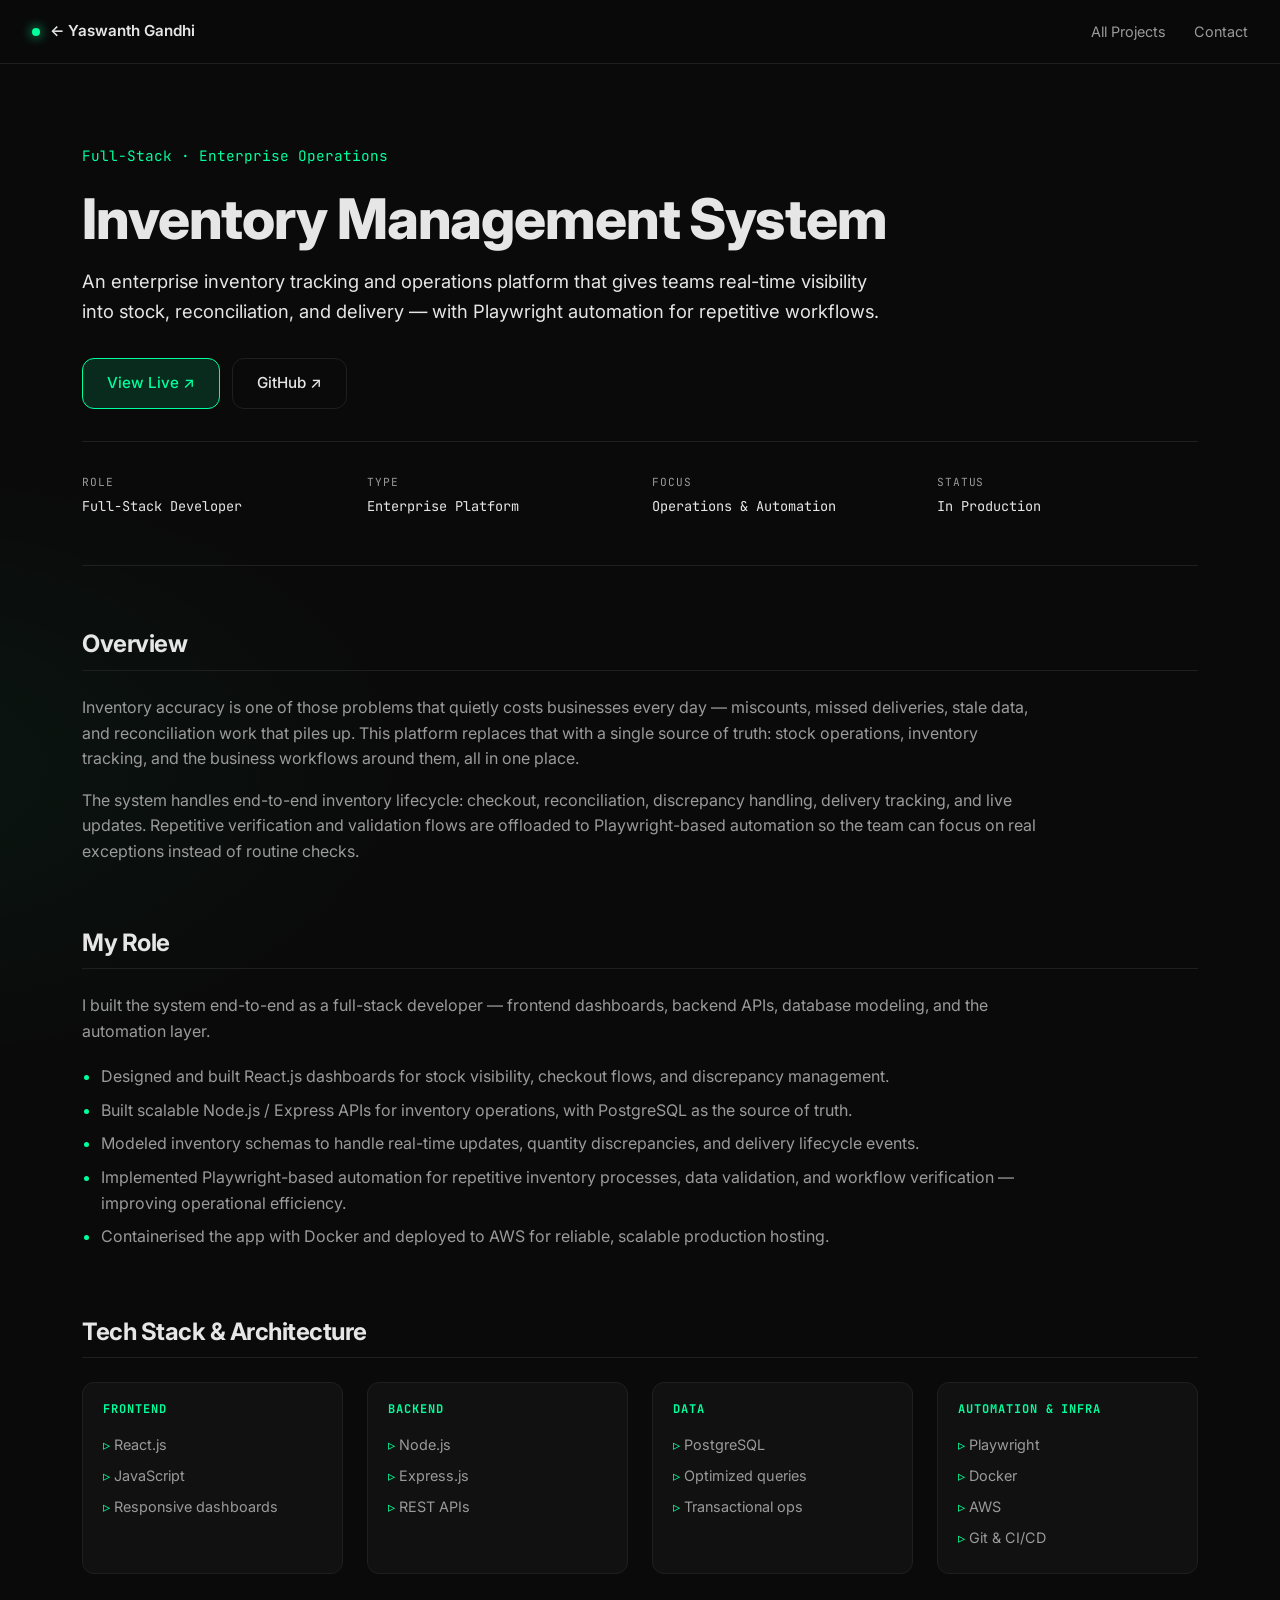
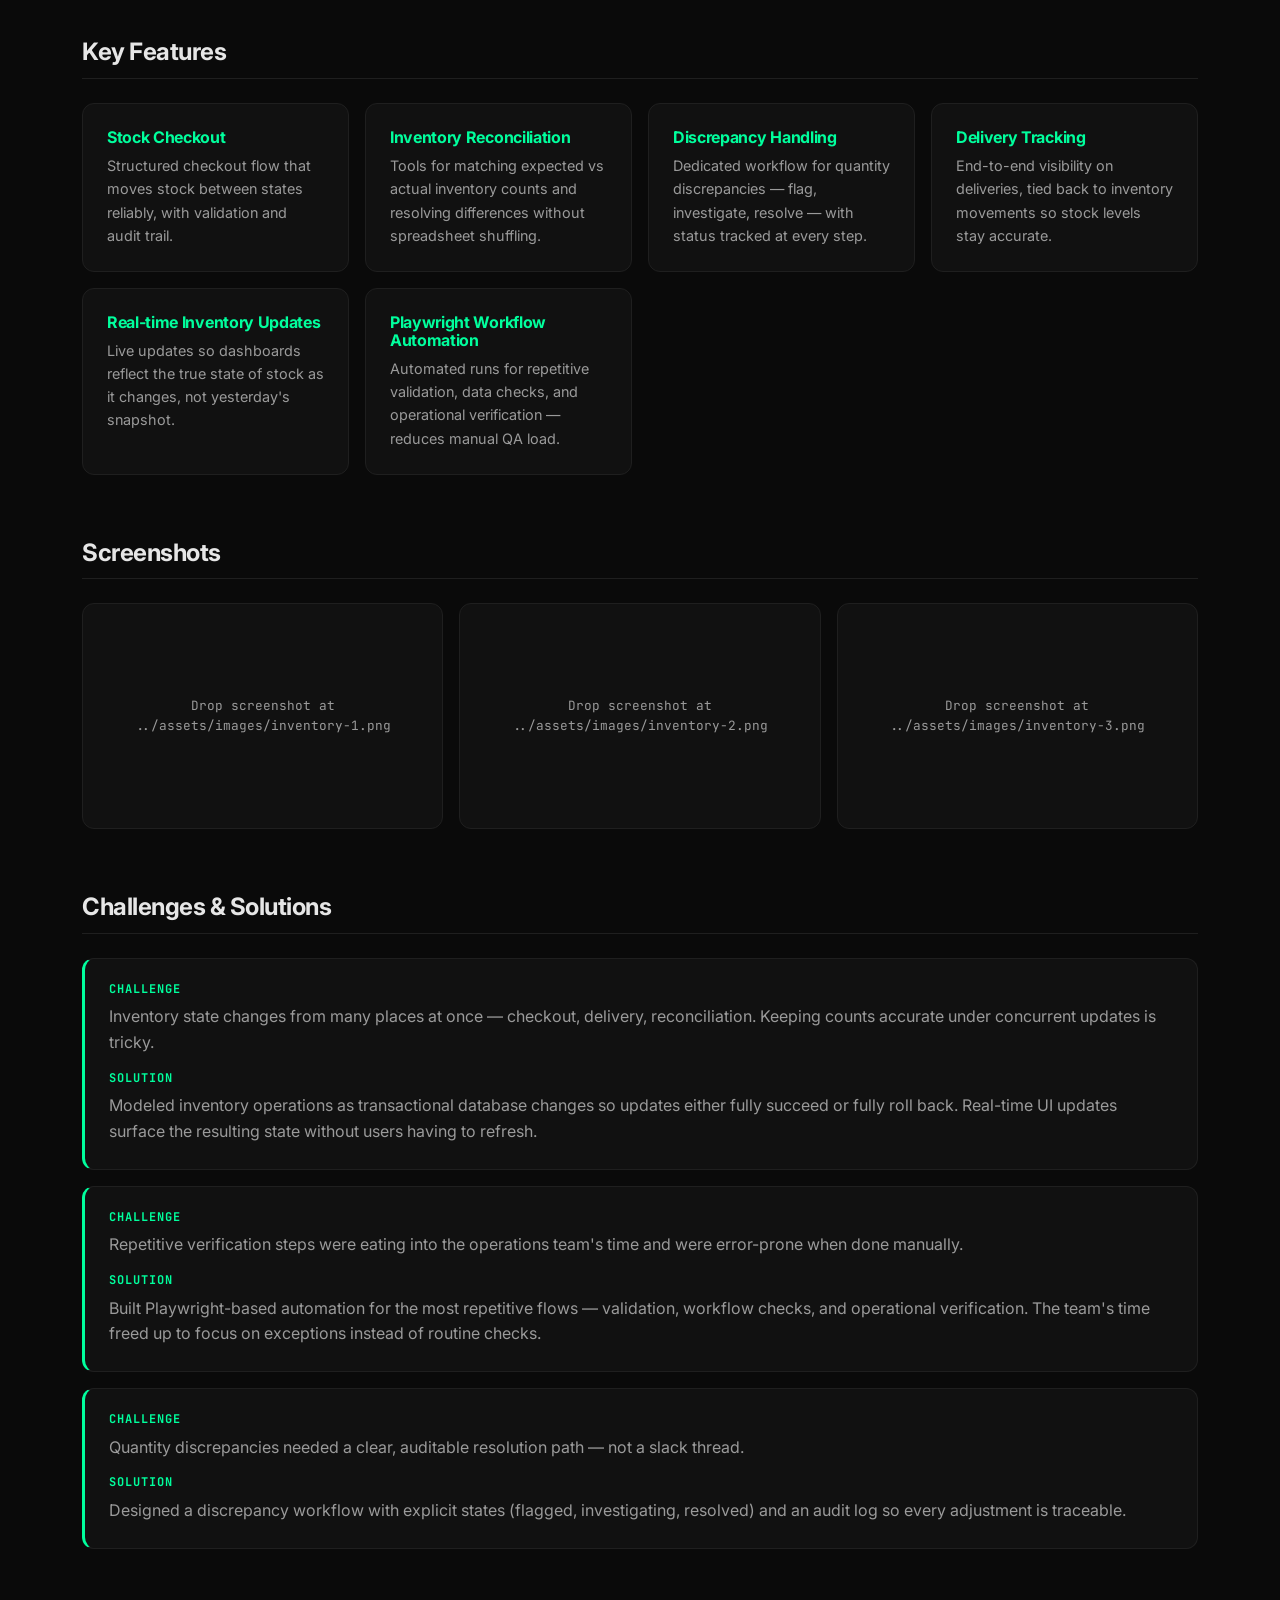
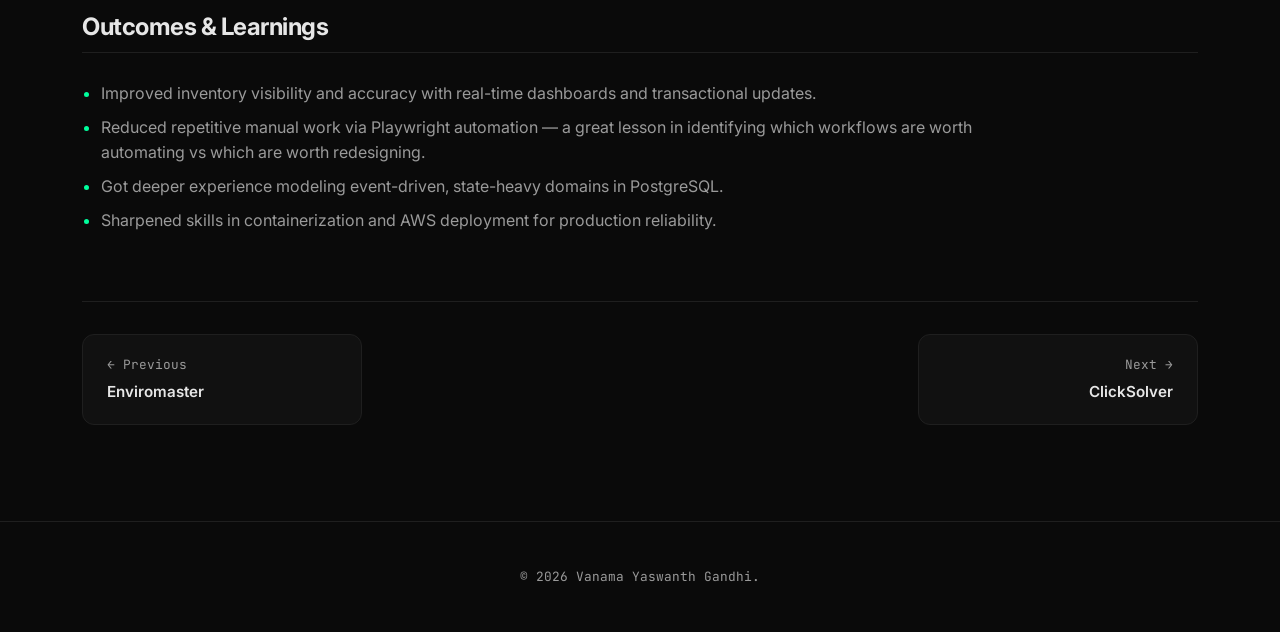
<file: projects/inventory.html>
<!doctype html>
<html lang="en">
  <head>
    <meta charset="utf-8" />
    <meta name="viewport" content="width=device-width, initial-scale=1" />
    <title>Inventory Management System — Yaswanth Gandhi</title>
    <meta
      name="description"
      content="Enterprise inventory tracking and operations management platform with Playwright automation, built by Vanama Yaswanth Gandhi."
    />
    <link rel="preconnect" href="https://fonts.googleapis.com" />
    <link rel="preconnect" href="https://fonts.gstatic.com" crossorigin />
    <link
      href="https://fonts.googleapis.com/css2?family=Inter:wght@400;500;600;700;800&family=JetBrains+Mono:wght@400;500&display=swap"
      rel="stylesheet"
    />
    <link rel="stylesheet" href="../styles.css" />
  </head>
  <body>
    <div class="progress" id="progress"></div>

    <header class="nav">
      <a href="../index.html" class="brand">
        <span class="dot"></span>
        ← Yaswanth Gandhi
      </a>
      <nav>
        <a href="../index.html#projects">All Projects</a>
        <a href="../index.html#contact">Contact</a>
      </nav>
    </header>

    <main class="detail" id="top">
      <header class="detail-hero reveal">
        <p class="eyebrow">Full-Stack · Enterprise Operations</p>
        <h1>Inventory Management System</h1>
        <p class="lede">
          An enterprise inventory tracking and operations platform that
          gives teams real-time visibility into stock, reconciliation,
          and delivery — with Playwright automation for repetitive
          workflows.
        </p>
        <div class="cta">
          <a class="btn btn-primary" href="https://inventory.enviromasternva.com/" target="_blank" rel="noopener">View Live ↗</a>
          <a class="btn" href="https://github.com/YaswanthVanama123/" target="_blank" rel="noopener">GitHub ↗</a>
        </div>
        <div class="detail-meta">
          <div><span>Role</span>Full-Stack Developer</div>
          <div><span>Type</span>Enterprise Platform</div>
          <div><span>Focus</span>Operations &amp; Automation</div>
          <div><span>Status</span>In Production</div>
        </div>
      </header>

      <section class="detail-section reveal">
        <h2>Overview</h2>
        <p>
          Inventory accuracy is one of those problems that quietly costs
          businesses every day — miscounts, missed deliveries, stale
          data, and reconciliation work that piles up. This platform
          replaces that with a single source of truth: stock
          operations, inventory tracking, and the business workflows
          around them, all in one place.
        </p>
        <p>
          The system handles end-to-end inventory lifecycle: checkout,
          reconciliation, discrepancy handling, delivery tracking, and
          live updates. Repetitive verification and validation flows
          are offloaded to Playwright-based automation so the team
          can focus on real exceptions instead of routine checks.
        </p>
      </section>

      <section class="detail-section reveal">
        <h2>My Role</h2>
        <p>
          I built the system end-to-end as a full-stack developer —
          frontend dashboards, backend APIs, database modeling, and
          the automation layer.
        </p>
        <ul>
          <li>
            Designed and built React.js dashboards for stock visibility,
            checkout flows, and discrepancy management.
          </li>
          <li>
            Built scalable Node.js / Express APIs for inventory
            operations, with PostgreSQL as the source of truth.
          </li>
          <li>
            Modeled inventory schemas to handle real-time updates,
            quantity discrepancies, and delivery lifecycle events.
          </li>
          <li>
            Implemented Playwright-based automation for repetitive
            inventory processes, data validation, and workflow
            verification — improving operational efficiency.
          </li>
          <li>
            Containerised the app with Docker and deployed to AWS for
            reliable, scalable production hosting.
          </li>
        </ul>
      </section>

      <section class="detail-section reveal">
        <h2>Tech Stack &amp; Architecture</h2>
        <div class="tech-grid">
          <div>
            <h4>Frontend</h4>
            <ul>
              <li>React.js</li>
              <li>JavaScript</li>
              <li>Responsive dashboards</li>
            </ul>
          </div>
          <div>
            <h4>Backend</h4>
            <ul>
              <li>Node.js</li>
              <li>Express.js</li>
              <li>REST APIs</li>
            </ul>
          </div>
          <div>
            <h4>Data</h4>
            <ul>
              <li>PostgreSQL</li>
              <li>Optimized queries</li>
              <li>Transactional ops</li>
            </ul>
          </div>
          <div>
            <h4>Automation &amp; Infra</h4>
            <ul>
              <li>Playwright</li>
              <li>Docker</li>
              <li>AWS</li>
              <li>Git &amp; CI/CD</li>
            </ul>
          </div>
        </div>
      </section>

      <section class="detail-section reveal">
        <h2>Key Features</h2>
        <div class="feature-grid">
          <article class="feature">
            <h3>Stock Checkout</h3>
            <p>
              Structured checkout flow that moves stock between
              states reliably, with validation and audit trail.
            </p>
          </article>
          <article class="feature">
            <h3>Inventory Reconciliation</h3>
            <p>
              Tools for matching expected vs actual inventory counts
              and resolving differences without spreadsheet shuffling.
            </p>
          </article>
          <article class="feature">
            <h3>Discrepancy Handling</h3>
            <p>
              Dedicated workflow for quantity discrepancies — flag,
              investigate, resolve — with status tracked at every step.
            </p>
          </article>
          <article class="feature">
            <h3>Delivery Tracking</h3>
            <p>
              End-to-end visibility on deliveries, tied back to
              inventory movements so stock levels stay accurate.
            </p>
          </article>
          <article class="feature">
            <h3>Real-time Inventory Updates</h3>
            <p>
              Live updates so dashboards reflect the true state of
              stock as it changes, not yesterday's snapshot.
            </p>
          </article>
          <article class="feature">
            <h3>Playwright Workflow Automation</h3>
            <p>
              Automated runs for repetitive validation, data checks,
              and operational verification — reduces manual QA load.
            </p>
          </article>
        </div>
      </section>

      <section class="detail-section reveal">
        <h2>Screenshots</h2>
        <div class="screenshots">
          <div class="screenshot">Drop screenshot at<br />../assets/images/inventory-1.png</div>
          <div class="screenshot">Drop screenshot at<br />../assets/images/inventory-2.png</div>
          <div class="screenshot">Drop screenshot at<br />../assets/images/inventory-3.png</div>
        </div>
      </section>

      <section class="detail-section reveal">
        <h2>Challenges &amp; Solutions</h2>
        <div class="challenge">
          <h4>Challenge</h4>
          <p>
            Inventory state changes from many places at once —
            checkout, delivery, reconciliation. Keeping counts
            accurate under concurrent updates is tricky.
          </p>
          <h4>Solution</h4>
          <p>
            Modeled inventory operations as transactional database
            changes so updates either fully succeed or fully roll back.
            Real-time UI updates surface the resulting state without
            users having to refresh.
          </p>
        </div>
        <div class="challenge">
          <h4>Challenge</h4>
          <p>
            Repetitive verification steps were eating into the
            operations team's time and were error-prone when done
            manually.
          </p>
          <h4>Solution</h4>
          <p>
            Built Playwright-based automation for the most repetitive
            flows — validation, workflow checks, and operational
            verification. The team's time freed up to focus on
            exceptions instead of routine checks.
          </p>
        </div>
        <div class="challenge">
          <h4>Challenge</h4>
          <p>
            Quantity discrepancies needed a clear, auditable
            resolution path — not a slack thread.
          </p>
          <h4>Solution</h4>
          <p>
            Designed a discrepancy workflow with explicit states
            (flagged, investigating, resolved) and an audit log so
            every adjustment is traceable.
          </p>
        </div>
      </section>

      <section class="detail-section reveal">
        <h2>Outcomes &amp; Learnings</h2>
        <ul>
          <li>
            Improved inventory visibility and accuracy with real-time
            dashboards and transactional updates.
          </li>
          <li>
            Reduced repetitive manual work via Playwright automation —
            a great lesson in identifying which workflows are worth
            automating vs which are worth redesigning.
          </li>
          <li>
            Got deeper experience modeling event-driven, state-heavy
            domains in PostgreSQL.
          </li>
          <li>
            Sharpened skills in containerization and AWS deployment
            for production reliability.
          </li>
        </ul>
      </section>

      <nav class="project-nav">
        <a href="./enviromaster.html">
          <span>← Previous</span>
          <strong>Enviromaster</strong>
        </a>
        <a href="./clicksolver.html" class="next">
          <span>Next →</span>
          <strong>ClickSolver</strong>
        </a>
      </nav>
    </main>

    <a href="#top" class="to-top" id="toTop" aria-label="Back to top">↑</a>

    <footer class="footer">
      <p>© <span id="year"></span> Vanama Yaswanth Gandhi.</p>
    </footer>

    <script>
      document.getElementById("year").textContent = new Date().getFullYear();
      const progress = document.getElementById("progress");
      const toTop = document.getElementById("toTop");
      window.addEventListener("scroll", () => {
        const h = document.documentElement;
        progress.style.width = (h.scrollTop / (h.scrollHeight - h.clientHeight)) * 100 + "%";
        toTop.classList.toggle("show", h.scrollTop > 600);
      });
      const obs = new IntersectionObserver((es) => {
        es.forEach((e) => {
          if (e.isIntersecting) {
            e.target.classList.add("in");
            obs.unobserve(e.target);
          }
        });
      }, { threshold: 0.1 });
      document.querySelectorAll(".reveal").forEach((el) => obs.observe(el));
    </script>
  </body>
</html>
</file>
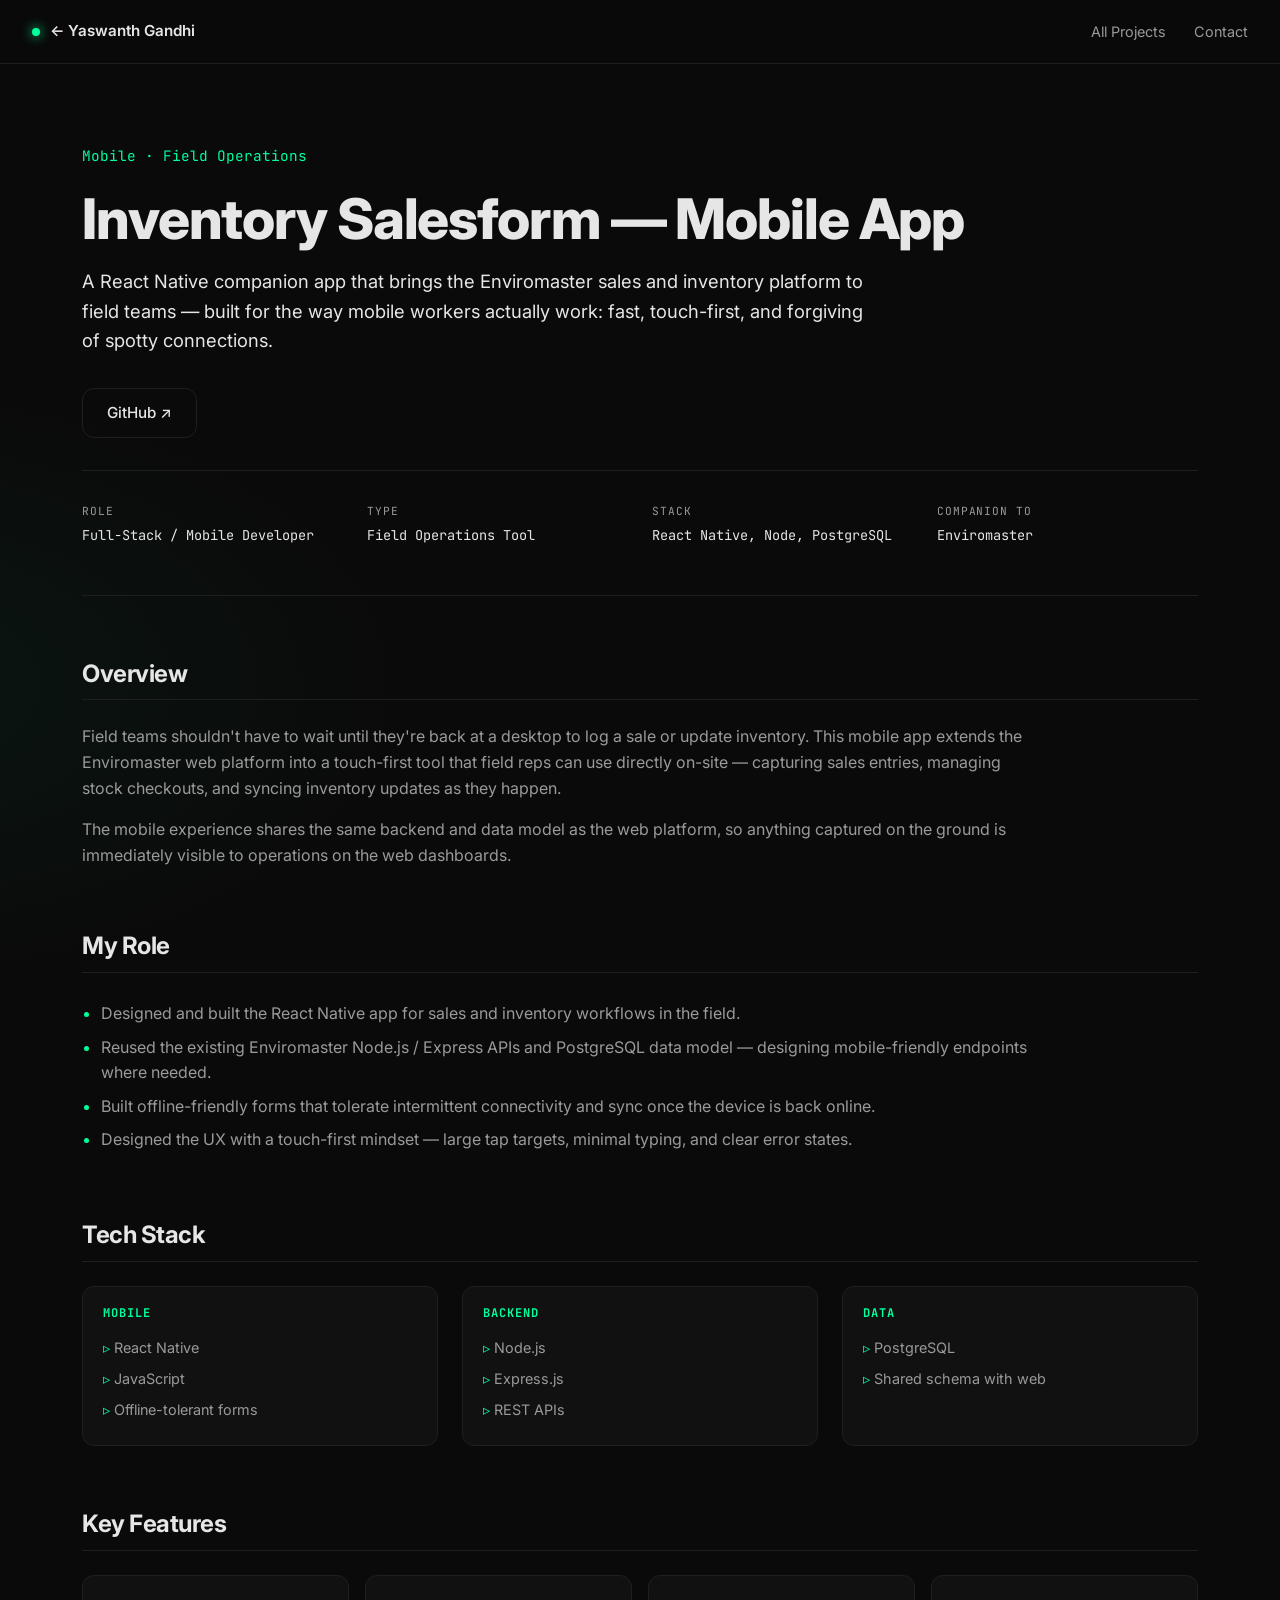
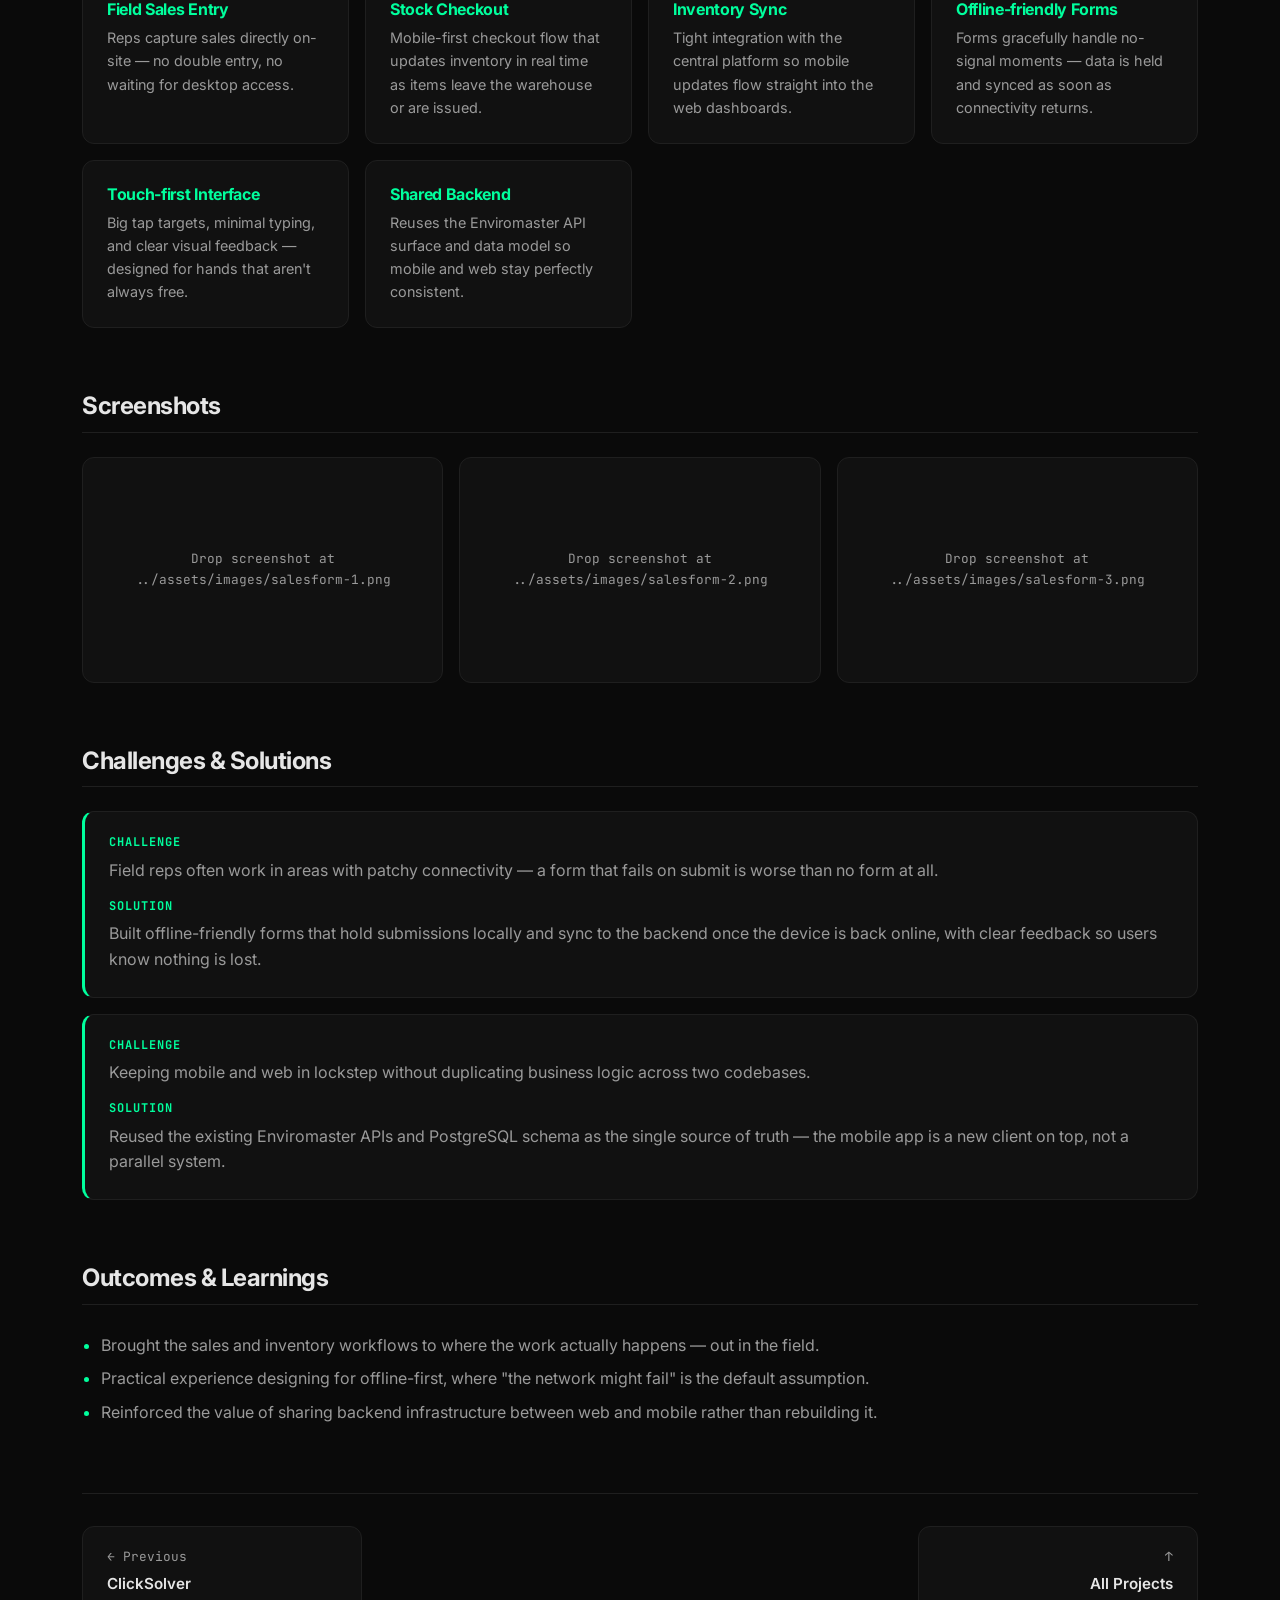
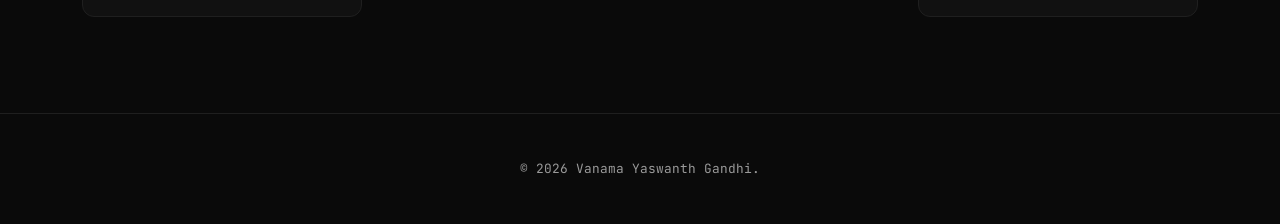
<file: projects/salesform-mobile.html>
<!doctype html>
<html lang="en">
  <head>
    <meta charset="utf-8" />
    <meta name="viewport" content="width=device-width, initial-scale=1" />
    <title>Inventory Salesform Mobile App — Yaswanth Gandhi</title>
    <meta
      name="description"
      content="React Native field-sales and inventory companion app for the Enviromaster platform, built by Vanama Yaswanth Gandhi."
    />
    <link rel="preconnect" href="https://fonts.googleapis.com" />
    <link rel="preconnect" href="https://fonts.gstatic.com" crossorigin />
    <link
      href="https://fonts.googleapis.com/css2?family=Inter:wght@400;500;600;700;800&family=JetBrains+Mono:wght@400;500&display=swap"
      rel="stylesheet"
    />
    <link rel="stylesheet" href="../styles.css" />
  </head>
  <body>
    <div class="progress" id="progress"></div>

    <header class="nav">
      <a href="../index.html" class="brand">
        <span class="dot"></span>
        ← Yaswanth Gandhi
      </a>
      <nav>
        <a href="../index.html#projects">All Projects</a>
        <a href="../index.html#contact">Contact</a>
      </nav>
    </header>

    <main class="detail" id="top">
      <header class="detail-hero reveal">
        <p class="eyebrow">Mobile · Field Operations</p>
        <h1>Inventory Salesform — Mobile App</h1>
        <p class="lede">
          A React Native companion app that brings the Enviromaster
          sales and inventory platform to field teams — built for the
          way mobile workers actually work: fast, touch-first, and
          forgiving of spotty connections.
        </p>
        <div class="cta">
          <a class="btn" href="https://github.com/YaswanthVanama123/" target="_blank" rel="noopener">GitHub ↗</a>
        </div>
        <div class="detail-meta">
          <div><span>Role</span>Full-Stack / Mobile Developer</div>
          <div><span>Type</span>Field Operations Tool</div>
          <div><span>Stack</span>React Native, Node, PostgreSQL</div>
          <div><span>Companion to</span>Enviromaster</div>
        </div>
      </header>

      <section class="detail-section reveal">
        <h2>Overview</h2>
        <p>
          Field teams shouldn't have to wait until they're back at a
          desktop to log a sale or update inventory. This mobile app
          extends the Enviromaster web platform into a touch-first
          tool that field reps can use directly on-site — capturing
          sales entries, managing stock checkouts, and syncing
          inventory updates as they happen.
        </p>
        <p>
          The mobile experience shares the same backend and data
          model as the web platform, so anything captured on the
          ground is immediately visible to operations on the web
          dashboards.
        </p>
      </section>

      <section class="detail-section reveal">
        <h2>My Role</h2>
        <ul>
          <li>
            Designed and built the React Native app for sales and
            inventory workflows in the field.
          </li>
          <li>
            Reused the existing Enviromaster Node.js / Express APIs and
            PostgreSQL data model — designing mobile-friendly endpoints
            where needed.
          </li>
          <li>
            Built offline-friendly forms that tolerate intermittent
            connectivity and sync once the device is back online.
          </li>
          <li>
            Designed the UX with a touch-first mindset — large tap
            targets, minimal typing, and clear error states.
          </li>
        </ul>
      </section>

      <section class="detail-section reveal">
        <h2>Tech Stack</h2>
        <div class="tech-grid">
          <div>
            <h4>Mobile</h4>
            <ul>
              <li>React Native</li>
              <li>JavaScript</li>
              <li>Offline-tolerant forms</li>
            </ul>
          </div>
          <div>
            <h4>Backend</h4>
            <ul>
              <li>Node.js</li>
              <li>Express.js</li>
              <li>REST APIs</li>
            </ul>
          </div>
          <div>
            <h4>Data</h4>
            <ul>
              <li>PostgreSQL</li>
              <li>Shared schema with web</li>
            </ul>
          </div>
        </div>
      </section>

      <section class="detail-section reveal">
        <h2>Key Features</h2>
        <div class="feature-grid">
          <article class="feature">
            <h3>Field Sales Entry</h3>
            <p>
              Reps capture sales directly on-site — no double entry,
              no waiting for desktop access.
            </p>
          </article>
          <article class="feature">
            <h3>Stock Checkout</h3>
            <p>
              Mobile-first checkout flow that updates inventory in
              real time as items leave the warehouse or are issued.
            </p>
          </article>
          <article class="feature">
            <h3>Inventory Sync</h3>
            <p>
              Tight integration with the central platform so mobile
              updates flow straight into the web dashboards.
            </p>
          </article>
          <article class="feature">
            <h3>Offline-friendly Forms</h3>
            <p>
              Forms gracefully handle no-signal moments — data is
              held and synced as soon as connectivity returns.
            </p>
          </article>
          <article class="feature">
            <h3>Touch-first Interface</h3>
            <p>
              Big tap targets, minimal typing, and clear visual
              feedback — designed for hands that aren't always free.
            </p>
          </article>
          <article class="feature">
            <h3>Shared Backend</h3>
            <p>
              Reuses the Enviromaster API surface and data model so
              mobile and web stay perfectly consistent.
            </p>
          </article>
        </div>
      </section>

      <section class="detail-section reveal">
        <h2>Screenshots</h2>
        <div class="screenshots">
          <div class="screenshot">Drop screenshot at<br />../assets/images/salesform-1.png</div>
          <div class="screenshot">Drop screenshot at<br />../assets/images/salesform-2.png</div>
          <div class="screenshot">Drop screenshot at<br />../assets/images/salesform-3.png</div>
        </div>
      </section>

      <section class="detail-section reveal">
        <h2>Challenges &amp; Solutions</h2>
        <div class="challenge">
          <h4>Challenge</h4>
          <p>
            Field reps often work in areas with patchy connectivity —
            a form that fails on submit is worse than no form at all.
          </p>
          <h4>Solution</h4>
          <p>
            Built offline-friendly forms that hold submissions
            locally and sync to the backend once the device is back
            online, with clear feedback so users know nothing is
            lost.
          </p>
        </div>
        <div class="challenge">
          <h4>Challenge</h4>
          <p>
            Keeping mobile and web in lockstep without duplicating
            business logic across two codebases.
          </p>
          <h4>Solution</h4>
          <p>
            Reused the existing Enviromaster APIs and PostgreSQL
            schema as the single source of truth — the mobile app is
            a new client on top, not a parallel system.
          </p>
        </div>
      </section>

      <section class="detail-section reveal">
        <h2>Outcomes &amp; Learnings</h2>
        <ul>
          <li>
            Brought the sales and inventory workflows to where the
            work actually happens — out in the field.
          </li>
          <li>
            Practical experience designing for offline-first, where
            "the network might fail" is the default assumption.
          </li>
          <li>
            Reinforced the value of sharing backend infrastructure
            between web and mobile rather than rebuilding it.
          </li>
        </ul>
      </section>

      <nav class="project-nav">
        <a href="./clicksolver.html">
          <span>← Previous</span>
          <strong>ClickSolver</strong>
        </a>
        <a href="../index.html#projects" class="next">
          <span>↑</span>
          <strong>All Projects</strong>
        </a>
      </nav>
    </main>

    <a href="#top" class="to-top" id="toTop" aria-label="Back to top">↑</a>

    <footer class="footer">
      <p>© <span id="year"></span> Vanama Yaswanth Gandhi.</p>
    </footer>

    <script>
      document.getElementById("year").textContent = new Date().getFullYear();
      const progress = document.getElementById("progress");
      const toTop = document.getElementById("toTop");
      window.addEventListener("scroll", () => {
        const h = document.documentElement;
        progress.style.width = (h.scrollTop / (h.scrollHeight - h.clientHeight)) * 100 + "%";
        toTop.classList.toggle("show", h.scrollTop > 600);
      });
      const obs = new IntersectionObserver((es) => {
        es.forEach((e) => {
          if (e.isIntersecting) {
            e.target.classList.add("in");
            obs.unobserve(e.target);
          }
        });
      }, { threshold: 0.1 });
      document.querySelectorAll(".reveal").forEach((el) => obs.observe(el));
    </script>
  </body>
</html>
</file>
<file: styles.css>
:root {
  --bg: #0a0a0a;
  --bg-elev: #111111;
  --bg-elev-2: #161616;
  --border: #1f1f1f;
  --text: #e6e6e6;
  --text-dim: #9a9a9a;
  --accent: #00ff9d;
  --accent-dim: #00ff9d22;
  --radius: 12px;
  --max: 1180px;
  --font-sans: "Inter", system-ui, -apple-system, "Segoe UI", Roboto, sans-serif;
  --font-mono: "JetBrains Mono", ui-monospace, SFMono-Regular, Menlo, monospace;
}

* {
  box-sizing: border-box;
}

html {
  scroll-behavior: smooth;
}

body {
  margin: 0;
  background:
    radial-gradient(1200px 600px at 80% -10%, rgba(0, 255, 157, 0.08), transparent 60%),
    radial-gradient(900px 500px at -10% 20%, rgba(0, 255, 157, 0.05), transparent 60%),
    var(--bg);
  color: var(--text);
  font-family: var(--font-sans);
  font-size: 16px;
  line-height: 1.6;
  -webkit-font-smoothing: antialiased;
}

a {
  color: inherit;
  text-decoration: none;
  transition: color 0.15s ease;
}

a:hover {
  color: var(--accent);
}

/* ---------- scroll progress ---------- */
.progress {
  position: fixed;
  top: 0;
  left: 0;
  height: 3px;
  width: 0;
  background: linear-gradient(90deg, var(--accent), #00d4ff);
  z-index: 20;
  transition: width 0.05s linear;
}

/* ---------- nav ---------- */
.nav {
  position: sticky;
  top: 0;
  z-index: 10;
  display: flex;
  justify-content: space-between;
  align-items: center;
  padding: 1rem 2rem;
  background: rgba(10, 10, 10, 0.75);
  backdrop-filter: blur(10px);
  -webkit-backdrop-filter: blur(10px);
  border-bottom: 1px solid var(--border);
}

.brand {
  display: inline-flex;
  align-items: center;
  gap: 0.6rem;
  font-weight: 600;
  font-size: 0.95rem;
}

.dot {
  width: 8px;
  height: 8px;
  border-radius: 50%;
  background: var(--accent);
  box-shadow: 0 0 12px var(--accent);
  animation: pulse 2s ease-in-out infinite;
}

@keyframes pulse {
  50% {
    box-shadow: 0 0 20px var(--accent);
    transform: scale(1.15);
  }
}

.nav nav {
  display: flex;
  gap: 1.75rem;
  font-size: 0.9rem;
  color: var(--text-dim);
}

.nav nav a {
  position: relative;
  padding: 0.25rem 0;
}

.nav nav a.active {
  color: var(--accent);
}

.nav nav a.active::after {
  content: "";
  position: absolute;
  left: 0;
  bottom: -2px;
  width: 100%;
  height: 2px;
  background: var(--accent);
  border-radius: 2px;
}

/* ---------- layout ---------- */
main {
  max-width: var(--max);
  margin: 0 auto;
  padding: 0 2rem;
}

.section {
  padding: 6rem 0 3rem;
  border-top: 1px solid var(--border);
}

h1,
h2,
h3,
h4 {
  margin: 0 0 1rem;
  line-height: 1.15;
  letter-spacing: -0.02em;
}

h2 {
  font-size: 1.5rem;
  display: flex;
  align-items: baseline;
  gap: 0.75rem;
  margin-bottom: 2.5rem;
}

.num {
  font-family: var(--font-mono);
  color: var(--accent);
  font-size: 0.95rem;
}

/* ---------- reveal ---------- */
.reveal {
  opacity: 0;
  transform: translateY(20px);
  transition: opacity 0.6s ease, transform 0.6s ease;
}

.reveal.in {
  opacity: 1;
  transform: none;
}

/* ---------- hero ---------- */
.hero {
  padding: 6rem 0 5rem;
  display: grid;
  grid-template-columns: 1.2fr 1fr;
  gap: 3rem;
  align-items: center;
}

.eyebrow {
  font-family: var(--font-mono);
  color: var(--accent);
  font-size: 0.9rem;
  margin: 0 0 1.25rem;
}

.hero h1 {
  font-size: clamp(2.25rem, 5.5vw, 4rem);
  font-weight: 800;
  margin-bottom: 1.5rem;
}

.accent {
  color: var(--accent);
}

.lede {
  color: var(--text-dim);
  max-width: 38rem;
  font-size: 1.05rem;
  margin: 0 0 2rem;
}

.cta {
  display: flex;
  gap: 0.75rem;
  flex-wrap: wrap;
  margin-bottom: 2rem;
}

.btn {
  display: inline-block;
  padding: 0.75rem 1.5rem;
  border: 1px solid var(--border);
  border-radius: var(--radius);
  font-size: 0.95rem;
  font-weight: 500;
  transition: all 0.15s ease;
}

.btn:hover {
  border-color: var(--accent);
  color: var(--accent);
  transform: translateY(-1px);
}

.btn-primary {
  background: var(--accent-dim);
  border-color: var(--accent);
  color: var(--accent);
}

.btn-primary:hover {
  background: var(--accent);
  color: var(--bg);
}

.tags {
  display: flex;
  flex-wrap: wrap;
  gap: 0.5rem;
  font-family: var(--font-mono);
  font-size: 0.75rem;
}

.tags span {
  padding: 0.3rem 0.7rem;
  border: 1px solid var(--border);
  border-radius: 999px;
  color: var(--text-dim);
}

/* ---------- hero code card ---------- */
.hero-card {
  background: var(--bg-elev);
  border: 1px solid var(--border);
  border-radius: var(--radius);
  box-shadow: 0 20px 60px rgba(0, 0, 0, 0.5),
    0 0 60px rgba(0, 255, 157, 0.05);
  overflow: hidden;
}

.hero-card-header {
  display: flex;
  align-items: center;
  gap: 0.5rem;
  padding: 0.75rem 1rem;
  background: var(--bg-elev-2);
  border-bottom: 1px solid var(--border);
}

.bubble {
  width: 12px;
  height: 12px;
  border-radius: 50%;
}

.bubble.red {
  background: #ff5f57;
}
.bubble.yellow {
  background: #febc2e;
}
.bubble.green {
  background: #28c840;
}

.hero-card-title {
  margin-left: auto;
  font-family: var(--font-mono);
  font-size: 0.75rem;
  color: var(--text-dim);
}

.hero-card pre {
  margin: 0;
  padding: 1.5rem;
  font-family: var(--font-mono);
  font-size: 0.85rem;
  line-height: 1.7;
  color: var(--text-dim);
  overflow-x: auto;
}

.c-key {
  color: #c678dd;
}
.c-var {
  color: #61afef;
}
.c-prop {
  color: #e06c75;
}
.c-str {
  color: var(--accent);
}
.c-bool {
  color: #d19a66;
}

/* ---------- stats ---------- */
.stats {
  display: grid;
  grid-template-columns: repeat(4, 1fr);
  gap: 1rem;
  margin: 1rem 0 3rem;
  padding: 2rem;
  background: var(--bg-elev);
  border: 1px solid var(--border);
  border-radius: var(--radius);
}

.stats h3 {
  font-size: 2.25rem;
  margin: 0;
  color: var(--accent);
  font-weight: 700;
}

.stats h3 span {
  font-size: 1.25rem;
  color: var(--text-dim);
}

.stats p {
  margin: 0.25rem 0 0;
  color: var(--text-dim);
  font-size: 0.85rem;
  font-family: var(--font-mono);
}

/* ---------- about ---------- */
.about-grid {
  display: grid;
  grid-template-columns: 2fr 1fr;
  gap: 3rem;
  align-items: start;
}

.about-grid p {
  color: var(--text-dim);
  margin: 0 0 1rem;
}

.facts {
  list-style: none;
  padding: 1.25rem;
  margin: 0;
  border: 1px solid var(--border);
  border-radius: var(--radius);
  background: var(--bg-elev);
  font-family: var(--font-mono);
  font-size: 0.85rem;
}

.facts li {
  padding: 0.5rem 0;
  color: var(--text);
  border-bottom: 1px solid var(--border);
}

.facts li:last-child {
  border-bottom: none;
}

.facts span {
  display: block;
  color: var(--text-dim);
  font-size: 0.75rem;
  text-transform: uppercase;
  letter-spacing: 0.05em;
  margin-bottom: 0.2rem;
}

/* ---------- services ---------- */
.services {
  display: grid;
  grid-template-columns: repeat(auto-fit, minmax(220px, 1fr));
  gap: 1.25rem;
}

.svc {
  padding: 1.75rem;
  background: var(--bg-elev);
  border: 1px solid var(--border);
  border-radius: var(--radius);
  transition: transform 0.2s ease, border-color 0.2s ease;
}

.svc:hover {
  transform: translateY(-4px);
  border-color: var(--accent);
}

.svc-icon {
  display: inline-flex;
  align-items: center;
  justify-content: center;
  width: 48px;
  height: 48px;
  margin-bottom: 1rem;
  background: var(--accent-dim);
  color: var(--accent);
  border-radius: var(--radius);
  font-family: var(--font-mono);
  font-size: 1.1rem;
  font-weight: 600;
}

.svc h3 {
  font-size: 1.05rem;
  margin: 0 0 0.5rem;
}

.svc p {
  color: var(--text-dim);
  font-size: 0.9rem;
  margin: 0;
}

/* ---------- experience ---------- */
.exp {
  background: var(--bg-elev);
  border: 1px solid var(--border);
  border-radius: var(--radius);
  padding: 1.75rem;
}

.exp > header {
  display: flex;
  justify-content: space-between;
  align-items: flex-start;
  gap: 1rem;
}

.exp h3 {
  font-size: 1.15rem;
  margin: 0 0 0.25rem;
}

.meta {
  font-family: var(--font-mono);
  font-size: 0.8rem;
  color: var(--text-dim);
  margin: 0 0 1rem;
}

.badge {
  font-family: var(--font-mono);
  font-size: 0.7rem;
  text-transform: uppercase;
  color: var(--accent);
  background: var(--accent-dim);
  padding: 0.25rem 0.6rem;
  border-radius: 999px;
  white-space: nowrap;
}

.exp ul {
  margin: 0;
  padding-left: 1.1rem;
  color: var(--text-dim);
}

.exp li {
  padding: 0.3rem 0;
}

.exp li::marker {
  color: var(--accent);
}

/* ---------- projects ---------- */
.projects {
  display: grid;
  grid-template-columns: repeat(auto-fit, minmax(300px, 1fr));
  gap: 1.25rem;
}

.card {
  background: var(--bg-elev);
  border: 1px solid var(--border);
  border-radius: var(--radius);
  padding: 1.5rem;
  display: flex;
  flex-direction: column;
  transition: transform 0.2s ease, border-color 0.2s ease;
  position: relative;
  overflow: hidden;
  cursor: pointer;
}

.card-link {
  color: inherit;
  text-decoration: none;
}

.card-link::before {
  content: "";
  position: absolute;
  inset: 0;
  z-index: 1;
}

.card-link:hover {
  color: var(--accent);
}

.card .card-sub,
.card > p,
.card .stack,
.card .links,
.card .tag {
  position: relative;
  z-index: 2;
}

.card::before {
  content: "";
  position: absolute;
  top: 0;
  left: 0;
  right: 0;
  height: 2px;
  background: linear-gradient(90deg, transparent, var(--accent), transparent);
  opacity: 0;
  transition: opacity 0.3s ease;
}

.card:hover {
  transform: translateY(-4px);
  border-color: var(--accent);
}

.card:hover::before {
  opacity: 1;
}

.card > header {
  display: flex;
  justify-content: space-between;
  align-items: center;
  margin-bottom: 0.5rem;
}

.card h3 {
  font-size: 1.15rem;
  margin: 0;
}

.tag {
  font-family: var(--font-mono);
  font-size: 0.7rem;
  text-transform: uppercase;
  color: var(--accent);
  background: var(--accent-dim);
  padding: 0.2rem 0.55rem;
  border-radius: 999px;
}

.card-sub {
  font-family: var(--font-mono);
  font-size: 0.78rem;
  color: var(--accent);
  margin: 0 0 0.75rem;
}

.card > p {
  color: var(--text-dim);
  font-size: 0.95rem;
  flex: 1;
  margin: 0 0 1rem;
}

.stack {
  list-style: none;
  padding: 0;
  margin: 0 0 1rem;
  display: flex;
  flex-wrap: wrap;
  gap: 0.5rem;
  font-family: var(--font-mono);
  font-size: 0.75rem;
  color: var(--text-dim);
}

.stack li::before {
  content: "▹ ";
  color: var(--accent);
}

.links {
  display: flex;
  gap: 1rem;
  font-size: 0.9rem;
  font-family: var(--font-mono);
}

/* ---------- skills ---------- */
.skills {
  display: grid;
  grid-template-columns: repeat(auto-fit, minmax(200px, 1fr));
  gap: 2rem;
}

.skills h4 {
  font-size: 0.85rem;
  text-transform: uppercase;
  letter-spacing: 0.08em;
  color: var(--accent);
  font-family: var(--font-mono);
  margin-bottom: 0.75rem;
}

.skills ul {
  list-style: none;
  padding: 0;
  margin: 0;
  color: var(--text-dim);
}

.skills li {
  padding: 0.3rem 0;
  font-size: 0.95rem;
}

.skills li::before {
  content: "▹ ";
  color: var(--accent);
}

/* ---------- process ---------- */
.process {
  list-style: none;
  padding: 0;
  margin: 0;
}

.process li {
  display: flex;
  gap: 1.5rem;
  padding: 1.5rem 0;
  border-bottom: 1px solid var(--border);
}

.process li:last-child {
  border-bottom: none;
}

.step-num {
  font-family: var(--font-mono);
  font-size: 1.5rem;
  color: var(--accent);
  font-weight: 700;
  flex-shrink: 0;
  width: 60px;
  line-height: 1;
}

.process h3 {
  font-size: 1.1rem;
  margin: 0 0 0.5rem;
}

.process p {
  color: var(--text-dim);
  margin: 0;
  max-width: 50rem;
}

/* ---------- faq ---------- */
.faq details {
  background: var(--bg-elev);
  border: 1px solid var(--border);
  border-radius: var(--radius);
  margin-bottom: 0.75rem;
  overflow: hidden;
  transition: border-color 0.2s ease;
}

.faq details:hover,
.faq details[open] {
  border-color: var(--accent);
}

.faq summary {
  cursor: pointer;
  padding: 1.25rem 1.5rem;
  font-weight: 500;
  list-style: none;
  display: flex;
  justify-content: space-between;
  align-items: center;
  gap: 1rem;
}

.faq summary::-webkit-details-marker {
  display: none;
}

.faq summary::after {
  content: "+";
  font-family: var(--font-mono);
  color: var(--accent);
  font-size: 1.4rem;
  font-weight: 400;
  line-height: 1;
}

.faq details[open] summary::after {
  content: "−";
}

.faq details p {
  margin: 0;
  padding: 0 1.5rem 1.25rem;
  color: var(--text-dim);
}

/* ---------- now ---------- */
.now {
  display: grid;
  grid-template-columns: repeat(auto-fit, minmax(240px, 1fr));
  gap: 1.25rem;
}

.now-card {
  padding: 1.5rem;
  background: var(--bg-elev);
  border: 1px solid var(--border);
  border-left: 3px solid var(--accent);
  border-radius: var(--radius);
}

.now-card h4 {
  font-family: var(--font-mono);
  font-size: 0.75rem;
  text-transform: uppercase;
  letter-spacing: 0.08em;
  color: var(--accent);
  margin: 0 0 0.5rem;
}

.now-card p {
  margin: 0;
  color: var(--text-dim);
  font-size: 0.95rem;
}

/* ---------- education & certs ---------- */
.edu-grid {
  display: grid;
  grid-template-columns: 1.2fr 1fr;
  gap: 2.5rem;
}

.edu-grid h4 {
  font-size: 0.85rem;
  text-transform: uppercase;
  letter-spacing: 0.08em;
  color: var(--accent);
  font-family: var(--font-mono);
  margin-bottom: 1rem;
}

.edu {
  padding: 1.25rem;
  border: 1px solid var(--border);
  border-radius: var(--radius);
  background: var(--bg-elev);
  margin-bottom: 1rem;
}

.edu h3 {
  font-size: 1rem;
  margin: 0 0 0.25rem;
}

.grade {
  font-family: var(--font-mono);
  font-size: 0.85rem;
  color: var(--accent);
  margin: 0;
}

.certs {
  list-style: none;
  padding: 0;
  margin: 0;
  color: var(--text-dim);
}

.certs li {
  padding: 0.5rem 0;
  border-bottom: 1px solid var(--border);
  font-size: 0.95rem;
}

.certs li:last-child {
  border-bottom: none;
}

.certs li::before {
  content: "▹ ";
  color: var(--accent);
}

.certs span {
  font-family: var(--font-mono);
  font-size: 0.78rem;
  color: var(--text-dim);
}

/* ---------- contact ---------- */
.contact {
  text-align: center;
  padding: 6rem 0;
}

.contact h2 {
  justify-content: center;
}

.contact .lede {
  margin: 0 auto 2rem;
}

.contact .btn-primary {
  margin-bottom: 2.5rem;
}

.socials {
  display: flex;
  justify-content: center;
  flex-wrap: wrap;
  gap: 2rem;
  font-family: var(--font-mono);
  font-size: 0.9rem;
  color: var(--text-dim);
}

/* ---------- back to top ---------- */
.to-top {
  position: fixed;
  bottom: 1.5rem;
  right: 1.5rem;
  width: 44px;
  height: 44px;
  display: flex;
  align-items: center;
  justify-content: center;
  background: var(--accent);
  color: var(--bg);
  border-radius: 50%;
  font-weight: 700;
  font-size: 1.1rem;
  opacity: 0;
  pointer-events: none;
  transform: translateY(10px);
  transition: all 0.2s ease;
  z-index: 15;
  box-shadow: 0 8px 24px rgba(0, 255, 157, 0.25);
}

.to-top.show {
  opacity: 1;
  pointer-events: auto;
  transform: none;
}

.to-top:hover {
  transform: translateY(-2px);
  color: var(--bg);
}

/* ---------- footer ---------- */
.footer {
  border-top: 1px solid var(--border);
  padding: 2rem;
  text-align: center;
  color: var(--text-dim);
  font-family: var(--font-mono);
  font-size: 0.8rem;
}

/* ---------- project detail pages ---------- */
.detail {
  max-width: var(--max);
  margin: 0 auto;
  padding: 0 2rem 4rem;
}

.detail-hero {
  padding: 5rem 0 3rem;
  border-bottom: 1px solid var(--border);
  margin-bottom: 4rem;
}

.detail-hero h1 {
  font-size: clamp(2rem, 5vw, 3.5rem);
  font-weight: 800;
  margin: 0.5rem 0 1rem;
}

.detail-hero .lede {
  font-size: 1.15rem;
  color: var(--text);
  max-width: 50rem;
}

.detail-hero .cta {
  margin: 2rem 0;
}

.detail-meta {
  display: grid;
  grid-template-columns: repeat(auto-fit, minmax(160px, 1fr));
  gap: 1.5rem;
  padding-top: 2rem;
  border-top: 1px solid var(--border);
  font-family: var(--font-mono);
  font-size: 0.85rem;
}

.detail-meta div {
  display: flex;
  flex-direction: column;
  gap: 0.25rem;
}

.detail-meta span {
  font-size: 0.7rem;
  text-transform: uppercase;
  letter-spacing: 0.08em;
  color: var(--text-dim);
}

.detail-section {
  margin-bottom: 4rem;
}

.detail-section h2 {
  font-size: 1.5rem;
  margin-bottom: 1.5rem;
  padding-bottom: 0.75rem;
  border-bottom: 1px solid var(--border);
}

.detail-section > p {
  color: var(--text-dim);
  font-size: 1rem;
  max-width: 60rem;
  margin: 0 0 1rem;
}

.detail-section ul {
  color: var(--text-dim);
  max-width: 60rem;
  padding-left: 1.2rem;
}

.detail-section ul li {
  padding: 0.25rem 0;
}

.detail-section ul li::marker {
  color: var(--accent);
}

.tech-grid {
  display: grid;
  grid-template-columns: repeat(auto-fit, minmax(200px, 1fr));
  gap: 1.5rem;
}

.tech-grid > div {
  padding: 1.25rem;
  background: var(--bg-elev);
  border: 1px solid var(--border);
  border-radius: var(--radius);
}

.tech-grid h4 {
  font-family: var(--font-mono);
  font-size: 0.75rem;
  text-transform: uppercase;
  letter-spacing: 0.08em;
  color: var(--accent);
  margin: 0 0 0.75rem;
}

.tech-grid ul {
  list-style: none;
  padding: 0;
  margin: 0;
}

.tech-grid li {
  padding: 0.25rem 0;
  font-size: 0.9rem;
}

.tech-grid li::before {
  content: "▹ ";
  color: var(--accent);
}

.feature-grid {
  display: grid;
  grid-template-columns: repeat(auto-fit, minmax(260px, 1fr));
  gap: 1rem;
}

.feature {
  padding: 1.5rem;
  background: var(--bg-elev);
  border: 1px solid var(--border);
  border-radius: var(--radius);
  transition: border-color 0.2s ease;
}

.feature:hover {
  border-color: var(--accent);
}

.feature h3 {
  font-size: 1rem;
  margin: 0 0 0.5rem;
  color: var(--accent);
}

.feature p {
  margin: 0;
  color: var(--text-dim);
  font-size: 0.9rem;
}

.screenshots {
  display: grid;
  grid-template-columns: repeat(auto-fit, minmax(280px, 1fr));
  gap: 1rem;
}

.screenshot {
  border: 1px solid var(--border);
  border-radius: var(--radius);
  background: var(--bg-elev);
  aspect-ratio: 16 / 10;
  display: flex;
  align-items: center;
  justify-content: center;
  color: var(--text-dim);
  font-family: var(--font-mono);
  font-size: 0.8rem;
  text-align: center;
  padding: 1rem;
  overflow: hidden;
}

.screenshot img {
  width: 100%;
  height: 100%;
  object-fit: cover;
  display: block;
}

.challenge {
  padding: 1.5rem;
  background: var(--bg-elev);
  border: 1px solid var(--border);
  border-left: 3px solid var(--accent);
  border-radius: var(--radius);
  margin-bottom: 1rem;
}

.challenge h4 {
  font-family: var(--font-mono);
  font-size: 0.75rem;
  text-transform: uppercase;
  letter-spacing: 0.08em;
  color: var(--accent);
  margin: 0 0 0.5rem;
}

.challenge h4:not(:first-child) {
  margin-top: 1rem;
}

.challenge p {
  margin: 0;
  color: var(--text-dim);
}

.project-nav {
  display: flex;
  justify-content: space-between;
  gap: 1rem;
  padding: 2rem 0;
  border-top: 1px solid var(--border);
  margin-top: 2rem;
}

.project-nav a {
  display: flex;
  flex-direction: column;
  gap: 0.25rem;
  padding: 1.25rem 1.5rem;
  background: var(--bg-elev);
  border: 1px solid var(--border);
  border-radius: var(--radius);
  font-family: var(--font-mono);
  font-size: 0.8rem;
  color: var(--text-dim);
  transition: all 0.2s ease;
  flex: 1;
  max-width: 280px;
}

.project-nav a:hover {
  border-color: var(--accent);
  transform: translateY(-2px);
}

.project-nav a strong {
  color: var(--text);
  font-weight: 600;
  font-family: var(--font-sans);
  font-size: 0.95rem;
}

.project-nav .next {
  align-items: flex-end;
  text-align: right;
  margin-left: auto;
}

/* ---------- responsive ---------- */
@media (max-width: 900px) {
  .hero {
    grid-template-columns: 1fr;
    gap: 2.5rem;
    padding: 4rem 0;
  }

  .hero-card {
    order: -1;
  }

  .stats {
    grid-template-columns: repeat(2, 1fr);
  }
}

@media (max-width: 720px) {
  .nav {
    padding: 1rem;
  }

  .nav nav {
    gap: 1rem;
    font-size: 0.85rem;
  }

  main,
  .detail {
    padding-left: 1.25rem;
    padding-right: 1.25rem;
  }

  .about-grid,
  .edu-grid {
    grid-template-columns: 1fr;
    gap: 1.5rem;
  }

  .section {
    padding: 4rem 0 2rem;
  }

  .hero {
    padding: 3rem 0;
  }

  .stats {
    padding: 1.5rem;
  }

  .stats h3 {
    font-size: 1.75rem;
  }

  .hero-card pre {
    font-size: 0.75rem;
    padding: 1rem;
  }

  .detail-hero {
    padding: 3rem 0 2rem;
  }

  .project-nav {
    flex-direction: column;
  }

  .project-nav a {
    max-width: none;
  }
}
</file>
